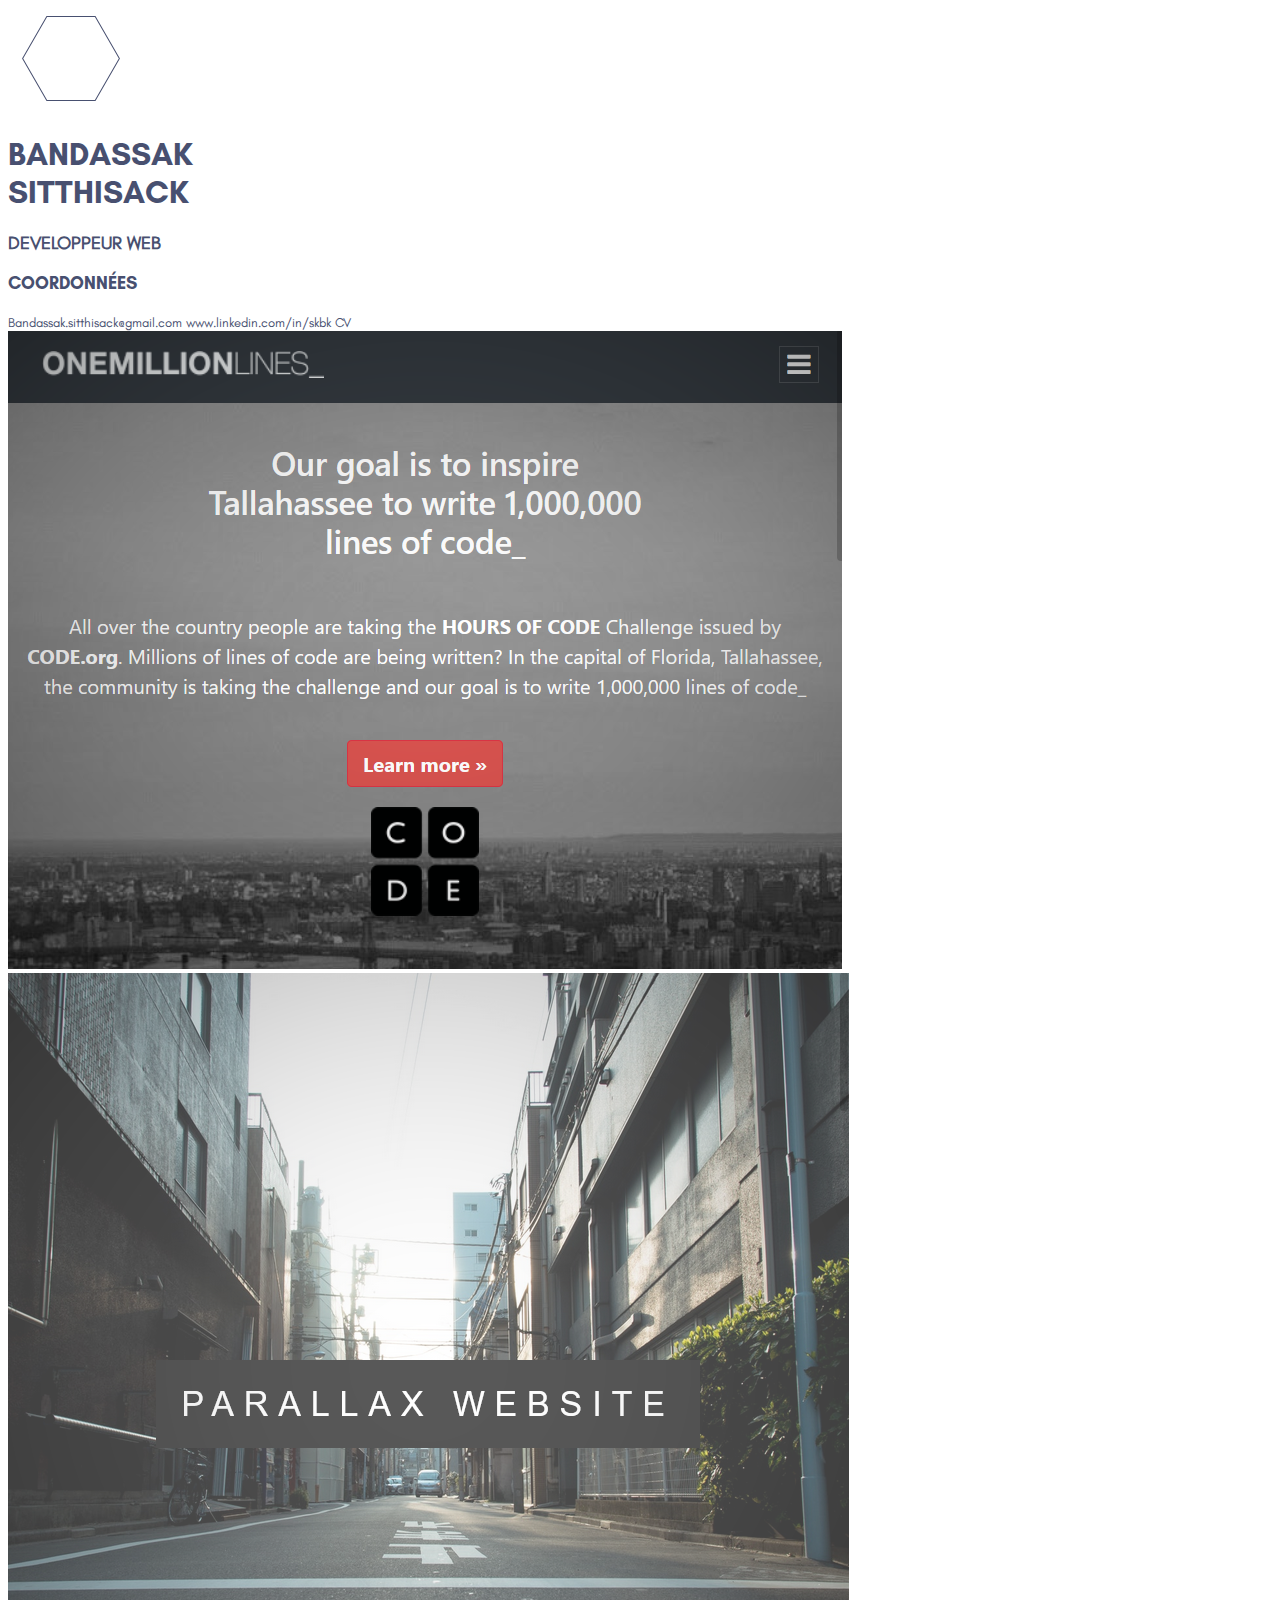
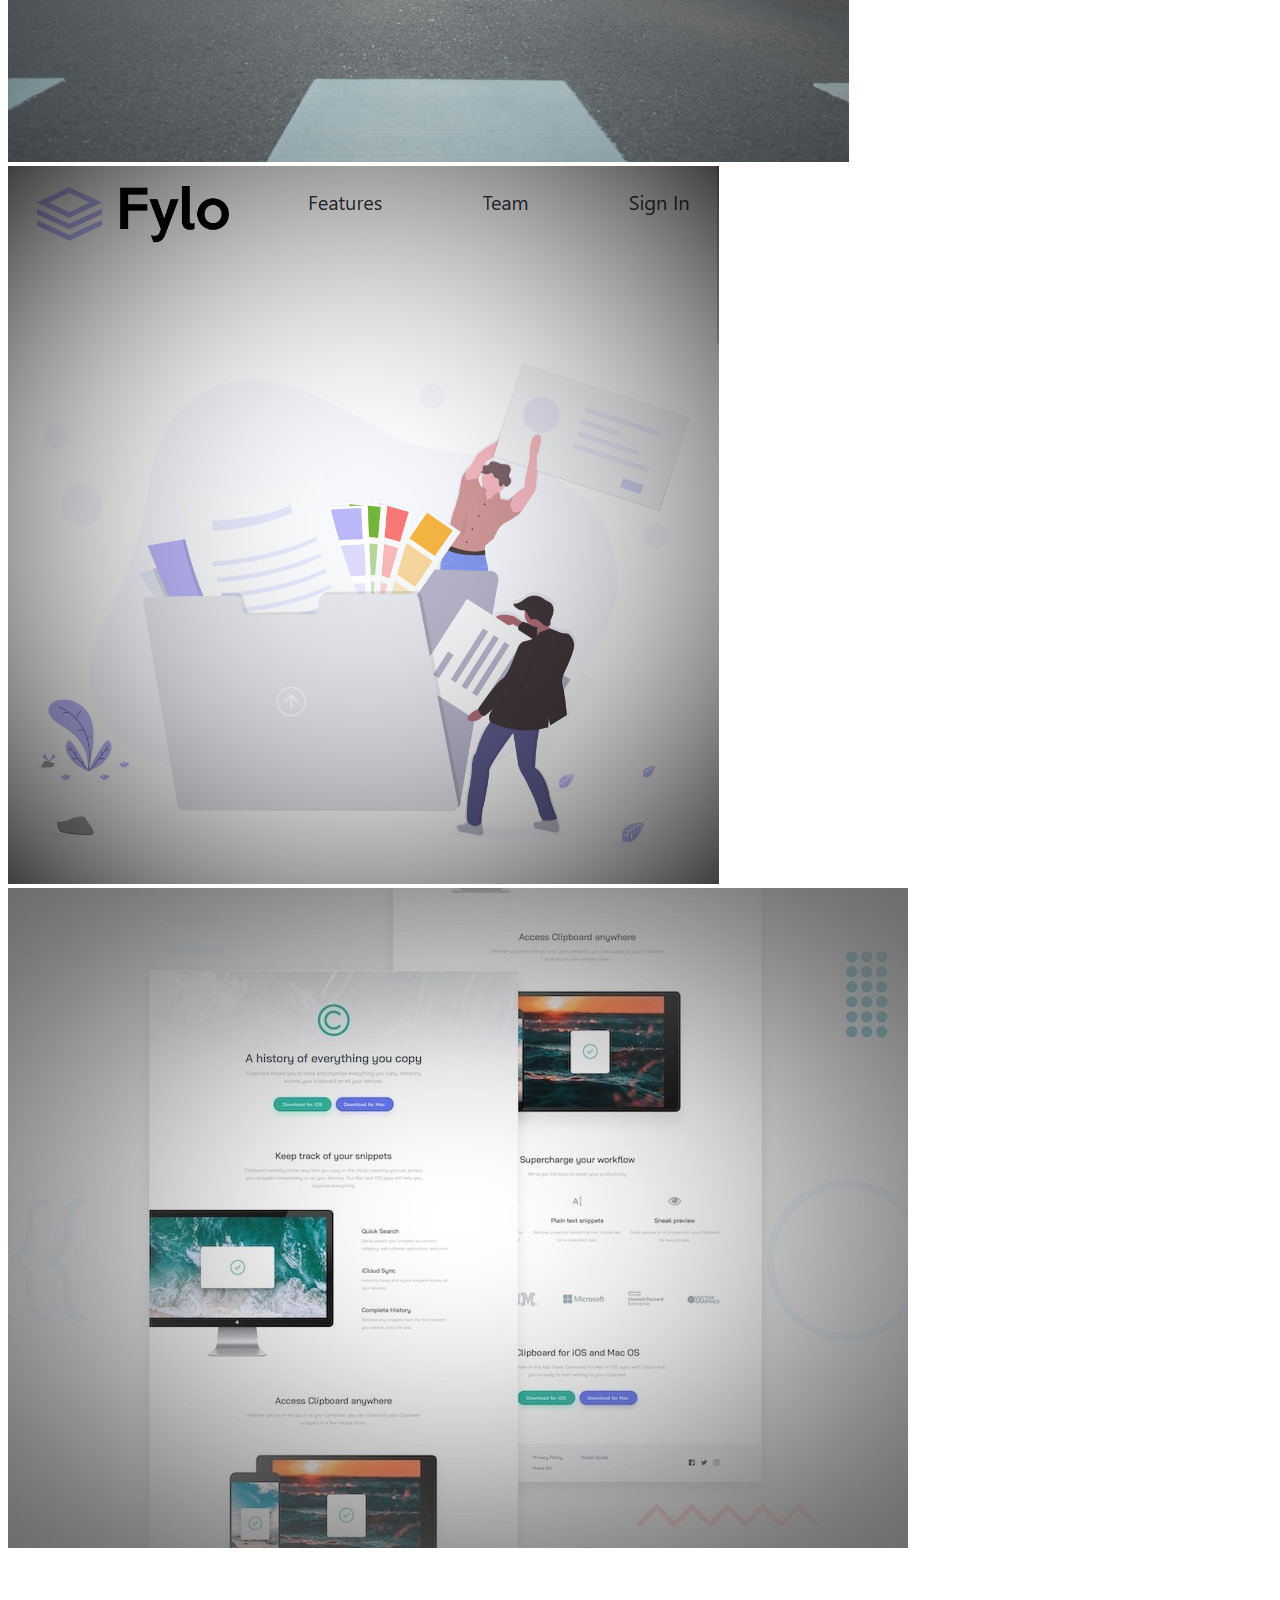
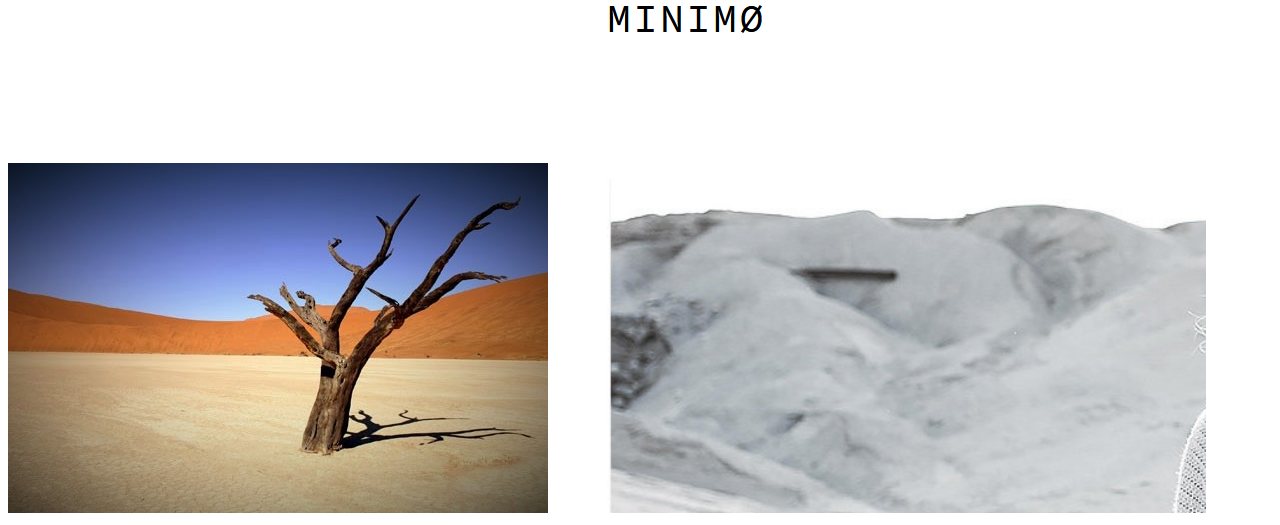
<file: index.html>
<!doctype html>
<html lang="fr">
  <head>
    <meta charset="utf-8">
    <meta name="viewport" content="width=device-width, initial-scale=1">
    <link href="https://cdn.jsdelivr.net/npm/bootstrap@5.0.0-beta1/dist/css/bootstrap.min.css" rel="stylesheet" integrity="sha384-giJF6kkoqNQ00vy+HMDP7azOuL0xtbfIcaT9wjKHr8RbDVddVHyTfAAsrekwKmP1" crossorigin="anonymous">
    <title>Portfolio skbk</title>
    <link rel="stylesheet" href="style.css">
    <link rel="shortcut icon" href="https://lh3.googleusercontent.com/proxy/88Ym3PdOeoC6D9BEMsyqtXZ72GTizc0T1pwafebTsBnG1a4-XKrzC7IOngNvWuOOZHu1q7xEcqgEopelMHWPE8AKGTPs49pKuMabSkAwQIP8OCvaIdwgCPi14hEy7FLVJerOiWNU" type="image/x-icon">
  </head>
  <link rel="preconnect" href="https://fonts.gstatic.com">
  <link href="https://fonts.googleapis.com/css2?family=Open+Sans:wght@700&display=swap" rel="stylesheet"> 
  <link href="https://cdnjs.cloudflare.com/ajax/libs/font-awesome/5.15.2/css/all.min.css" rel="stylesheet">
  <body>
    <header class="container pb-5">
      <div class="row ">
        <!--  -->
        <div>
          <a href="cv/index.html">
            <img src="img/hexagon.svg" alt="hexagon" class="hexagon pt-4 d-block m-auto col-md">
          </a>
        </div>
        <!--  -->
        <div class="pt-4 col-md ">
          <h1 class="text-center text-md-start pt-md-5"><span>BANDASSAK<br> SITTHISACK</span></h1>
          <h3 class="pt-0 text-center text-md-start devTitle">DEVELOPPEUR WEB</h3>
        </div>
        <!--  -->
        <div class="text-md-end pt-5 col-md">
          <h3 class="pt-md-4 text-center text-md-end">COORDONNÉES</h3>
          <div class="d-flex flex-column text-center text-md-end">
            <a href="mailto:bandassak.sitthisack@gmail.com" target="_blank">Bandassak.sitthisack@gmail.com</a>
            <a href="https://www.linkedin.com/in/skbk" target="_blank">www.linkedin.com/in/skbk</a>
            <a href="cv/index.html" class="text-decoration-underline">CV</a>
          </div>
        </div>
      </div>

    </header>
    <main class="container pb-5">
      <div class="row">
        
        <a target="_blank" href="projects/oneMillionLine/index.html" class="col-md-4"><img class="p-2 w-100 h-100 shadow-lg" src="projects/imgPortfolio/onemillion.PNG" alt="link2website"></a>
        <a target="_blank" href="projects/parallax/index.html" class="col-md-4"><img class="p-2 w-100 h-100 shadow-lg" src="projects/imgPortfolio/parallax.PNG" alt="link2website"></a>
        <a target="_blank" href="projects/fylo2col/index.html" class="col-md"><img class="p-2 pt-2 w-100 h-100 shadow-lg" src="projects/imgPortfolio/fylo.PNG" alt="link2website"></a>
        <a target="_blank" href="projects/clipboard/index.html" class="col-md-4"><img class="p-2 w-100 h-100 shadow-lg" src="projects/imgPortfolio/clipboard.jpg" alt="link2website"></a>
        <a target="_blank" href="projects/desert/index.html" class="col-md"><img class="p-2 pt-2 w-100 h-100 shadow-lg" src="projects/imgPortfolio/desert.jpg" alt="link2website"></a>
        <a target="_blank" href="projects/minimo/index.html" class="col-md"><img class="p-2 pt-2 w-100 h-100 shadow-lg" src="projects/imgPortfolio/minimo.PNG" alt="link2website"></a>

      </div>
    </main>
    
    <script src="https://cdn.jsdelivr.net/npm/bootstrap@5.0.0-beta1/dist/js/bootstrap.bundle.min.js" integrity="sha384-ygbV9kiqUc6oa4msXn9868pTtWMgiQaeYH7/t7LECLbyPA2x65Kgf80OJFdroafW" crossorigin="anonymous"></script>
  </body>
</html>
</file>
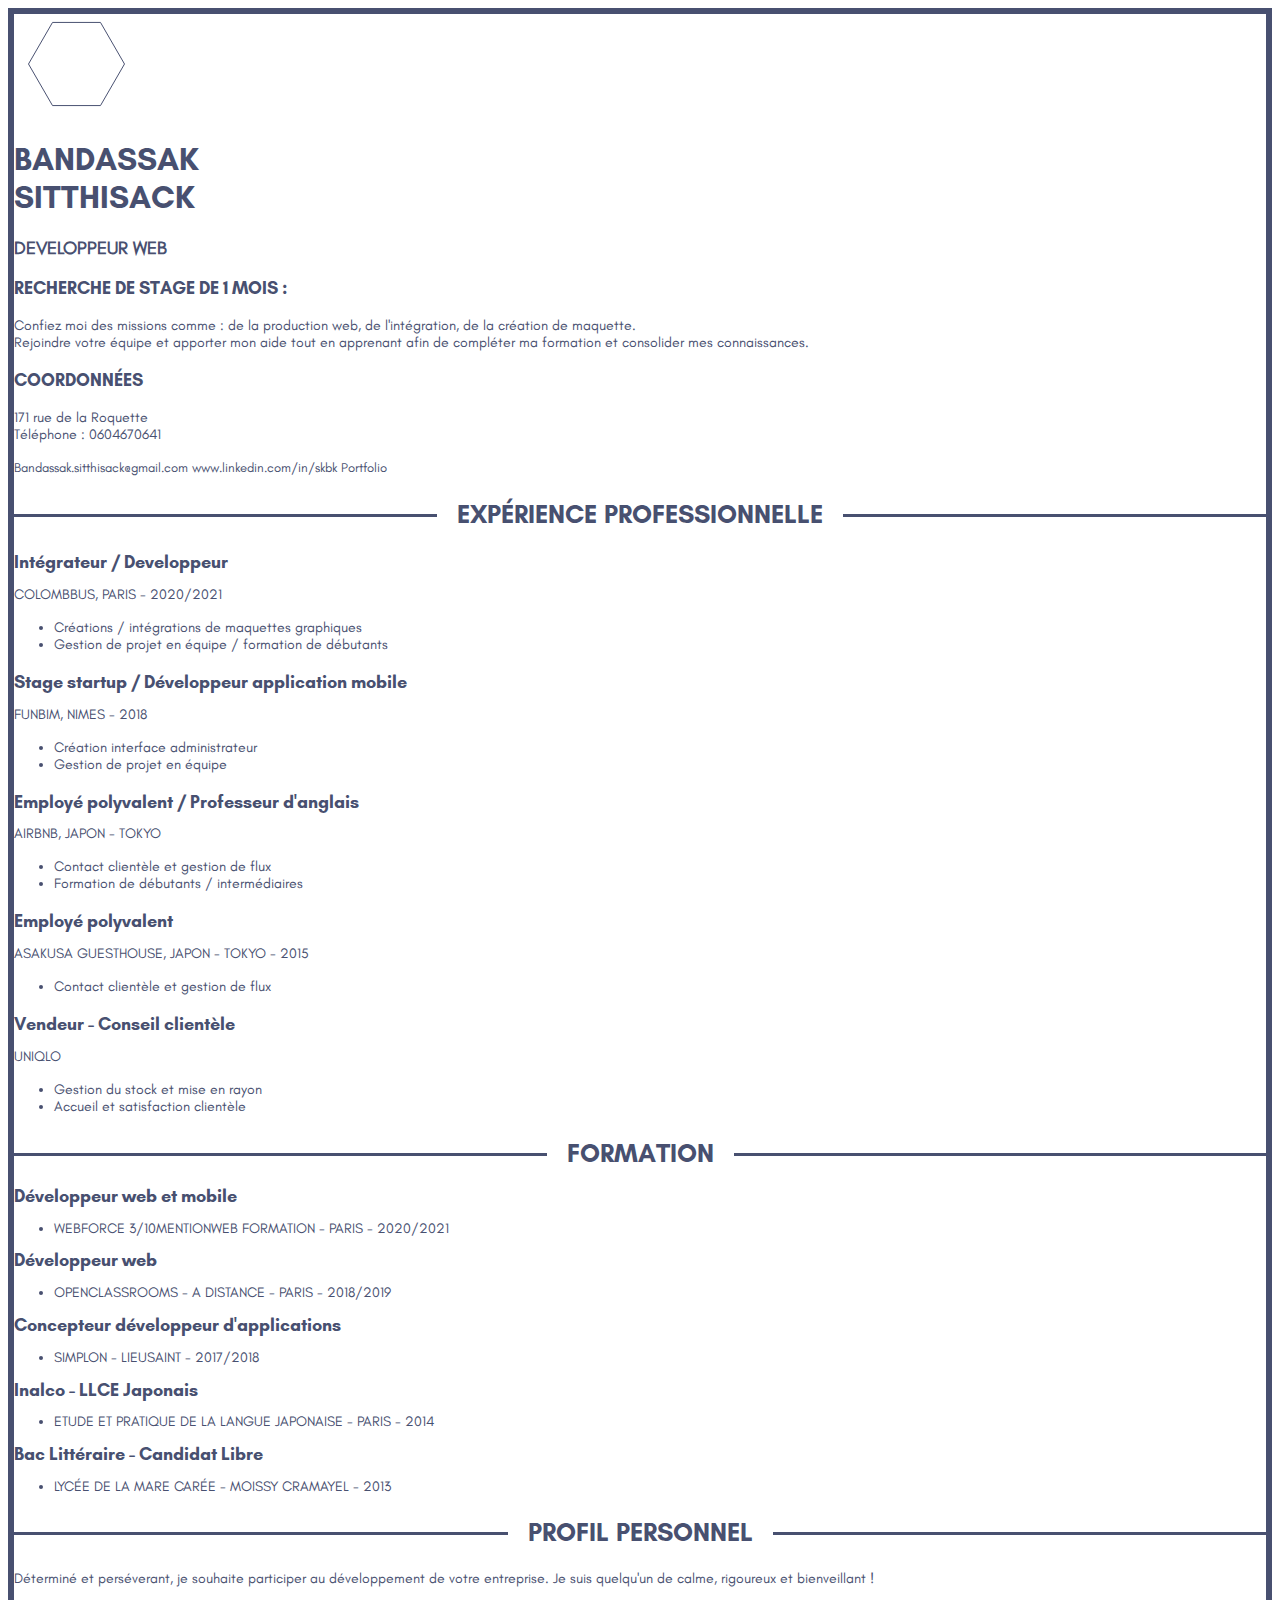
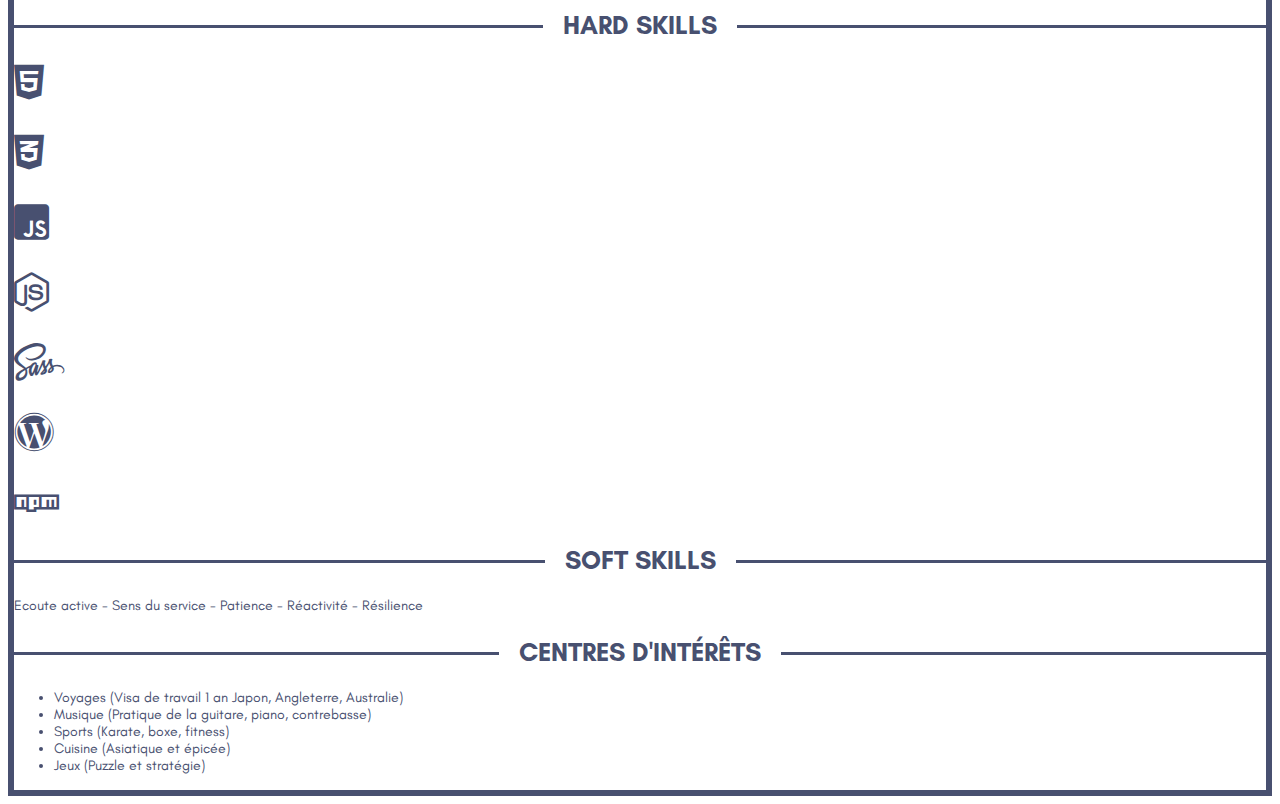
<file: cv/index.html>
<!doctype html>
<html lang="fr">
  <head>
    <meta charset="utf-8">
    <meta name="viewport" content="width=device-width, initial-scale=1">
    <link href="https://cdn.jsdelivr.net/npm/bootstrap@5.0.0-beta1/dist/css/bootstrap.min.css" rel="stylesheet" integrity="sha384-giJF6kkoqNQ00vy+HMDP7azOuL0xtbfIcaT9wjKHr8RbDVddVHyTfAAsrekwKmP1" crossorigin="anonymous">
    <title>CV Sitthisack Bandassak</title>
    <link rel="stylesheet" href="style.css">
    <link rel="shortcut icon" href="https://lh3.googleusercontent.com/proxy/88Ym3PdOeoC6D9BEMsyqtXZ72GTizc0T1pwafebTsBnG1a4-XKrzC7IOngNvWuOOZHu1q7xEcqgEopelMHWPE8AKGTPs49pKuMabSkAwQIP8OCvaIdwgCPi14hEy7FLVJerOiWNU" type="image/x-icon">
  </head>
  <link rel="preconnect" href="https://fonts.gstatic.com">
  <link href="https://fonts.googleapis.com/css2?family=Open+Sans:wght@700&display=swap" rel="stylesheet"> 
  <link href="https://cdnjs.cloudflare.com/ajax/libs/font-awesome/5.15.2/css/all.min.css" rel="stylesheet">
  <body>
    <header class="container">
      <div class="row">
        <!--  -->
        <div>
          <a href="../index.html">
            <img src="img/hexagon.svg" alt="hexagon" class="hexagon pt-4 d-block m-auto col-md">
          </a>
        </div>
        <!--  -->
        <div class="pt-4 col-md">
          <h1 class="text-center text-md-start pt-md-5"><span>BANDASSAK<br> SITTHISACK</span></h1>
          <h3 class="pt-0 text-center text-md-start devTitle">DEVELOPPEUR WEB</h3>
          <h3 class="pt-5 text-center text-md-start pt-md-0">RECHERCHE DE STAGE DE 1 MOIS :</h3>
          <p class="m-auto m-md-0 missions fst-italic pt-0 text-center text-md-start w-50">Confiez moi des missions comme : de la production web, de l'intégration, de la création de maquette.<br> Rejoindre votre équipe et apporter mon aide tout en apprenant afin de compléter ma formation et consolider mes connaissances.</p>
        </div>
        <!--  -->
        <div class="text-center pt-5 col-md">
          <h3 class="text-md-end pt-md-4">COORDONNÉES</h3>
          <p class="text-md-end">171 rue de la Roquette
          <br>Téléphone : 0604670641</p>
          <div class="d-flex flex-column text-md-end">
            <a href="mailto:bandassak.sitthisack@gmail.com" target="_blank">Bandassak.sitthisack@gmail.com</a>
            <a href="https://www.linkedin.com/in/skbk" target="_blank">www.linkedin.com/in/skbk</a>
            <a href="../index.html" class="text-decoration-underline">Portfolio</a>
          </div>
        </div>
      </div>

    </header>
    <main class="container">
      <div class="row">
        <!-- 1 -->
        <div class="col-md">
          <div class="pt-5">
            <h2 class="decorated"><span>EXPÉRIENCE PROFESSIONNELLE</span></h2>
    
            <div class="pt-5 ">
              <h3>Intégrateur / Developpeur</h3>
              <p class="fst-italic lieu">COLOMBBUS, PARIS - 2020/2021</p>
              <ul>
                <li>Créations / intégrations de maquettes graphiques</li>
                <li>Gestion de projet en équipe / formation de débutants</li>
              </ul>
            </div>
    
            <div class="pt-5">
              <h3>Stage startup / Développeur application mobile</h3>
              <p class="fst-italic lieu">FUNBIM, NIMES - 2018</p>
              <ul>
                <li>Création interface administrateur</li>
                <li>Gestion de projet en équipe</li>
              </ul>
            </div>
    
            <div class="pt-5">
              <h3>Employé polyvalent / Professeur d'anglais</h3>
              <p class="fst-italic lieu">AIRBNB, JAPON - TOKYO</p>
              <ul>
                <li>Contact clientèle et gestion de flux</li>
                <li>Formation de débutants / intermédiaires</li>
              </ul>
            </div>
    
            <div class="pt-5">
              <h3>Employé polyvalent</h3>
              <p class="fst-italic lieu">ASAKUSA GUESTHOUSE, JAPON - TOKYO - 2015</p>
              <ul>
                <li>
                Contact clientèle et gestion de flux
                </li>
              </ul>
            </div>
    
            <div class="pt-5">
              <h3>Vendeur - Conseil clientèle</h3>
              <p class="fst-italic lieu">UNIQLO</p>
              <ul>
                <li>Gestion du stock et mise en rayon</li>
                <li>Accueil et satisfaction clientèle</li>
              </ul>
            </div>
    
            <!-- 1.1 -->
            <div class="pt-5">
              <h2 class="decorated"><span>FORMATION</span></h2>
    
              <div class="pt-5 lieu">
                <h3>Développeur web et mobile</h3>
                <ul>
                  <li class="lieu fst-italic">WEBFORCE 3/10MENTIONWEB FORMATION - PARIS - 2020/2021</li>
                </ul>
              </div>
    
              <div class="pt-5 lieu">
                <h3>Développeur web</h3>
                <ul>
                  <li class="lieu fst-italic">OPENCLASSROOMS - A DISTANCE - PARIS - 2018/2019</li>
                </ul>
              </div>
    
              <div class="pt-5 lieu">
                <h3>Concepteur développeur d'applications</h3>
                <ul>
                  <li class="lieu fst-italic">SIMPLON - LIEUSAINT - 2017/2018</li>
                </ul>
              </div>
    
              <div class="pt-5 lieu">
                <h3>Inalco - LLCE Japonais</h3>
                <ul>
                  <li class="lieu fst-italic">ETUDE ET PRATIQUE DE LA LANGUE JAPONAISE - PARIS - 2014</li>
                </ul>
              </div>
    
              <div class="pt-5 lieu">
                <h3>Bac Littéraire - Candidat Libre</h3>
                <ul>
                  <li class="lieu fst-italic">LYCÉE DE LA MARE CARÉE - MOISSY CRAMAYEL - 2013</li>
                </ul>
              </div>
            </div>
          </div>
        </div>

        <!-- 2 -->
        <div class="pt-5 col-md">
          <div class="text-center">
            <h2 class="decorated "><span>PROFIL PERSONNEL</span></h2>
            <div>
              <p class="pt-5">Déterminé et perséverant, je souhaite participer au développement de votre entreprise. Je suis quelqu'un de calme, rigoureux et bienveillant !</p>
            </div>
          </div>

          <div class="pt-5 pb-md-5">
            <div class="text-center pb-md-5">
              <h2 class="decorated"><span>HARD SKILLS</span></h2>
              <div><i class="fab devIcons pt-5 fa-html5"></i></div>
              <div><i class="fab devIcons fa-css3-alt"></i></div>
              <div><i class="fab devIcons fa-js-square"></i></div>
              <div><i class="fab devIcons fa-node-js"></i></div>
              <div><i class="fab devIcons fa-sass"></i></div>
              <div><i class="fab devIcons fa-wordpress"></i></div>
              <div><i class="fab devIconsEnd fa-npm "></i></div>
            </div>
          </div>

          <div class="pt-5 text-center">
            <h2 class="decorated pt-md-3"><span>SOFT SKILLS</span></h2>
            <p class="pt-4">Ecoute active - Sens du service - Patience - Réactivité - Résilience</p>
          </div>

          <div class="text-md-center">
            <h2 class="pt-5 decorated"><span>CENTRES D'INTÉRÊTS</span></h2>
            <ul class="pt-4">
              <li class="pb-1">Voyages (Visa de travail 1 an Japon, Angleterre, Australie)</li>
              <li class="pb-1">Musique (Pratique de la guitare, piano, contrebasse)</li>
              <li class="pb-1">Sports (Karate, boxe, fitness)</li>
              <li class="pb-1">Cuisine (Asiatique et épicée)</li>
              <li class="pb-1">Jeux (Puzzle et stratégie)</li>
            </ul>
          </div>
        </div>
      </div>
    </main>
    
    <script src="https://cdn.jsdelivr.net/npm/bootstrap@5.0.0-beta1/dist/js/bootstrap.bundle.min.js" integrity="sha384-ygbV9kiqUc6oa4msXn9868pTtWMgiQaeYH7/t7LECLbyPA2x65Kgf80OJFdroafW" crossorigin="anonymous"></script>
  </body>
</html>
</file>
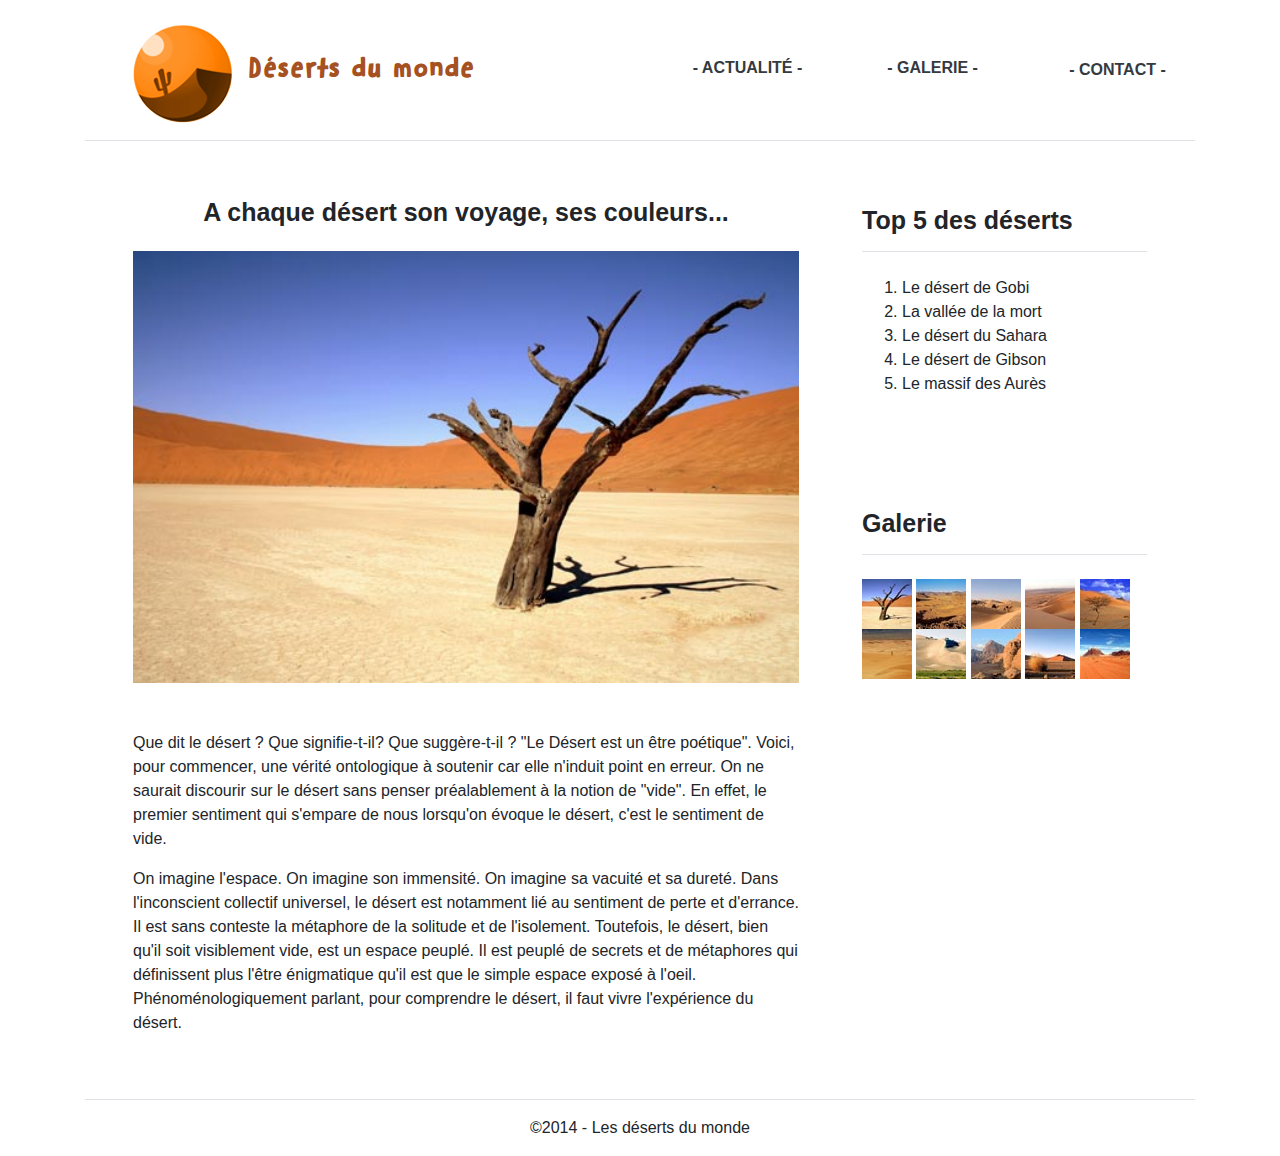
<file: projects/desert/index.html>
<!DOCTYPE html>
<html lang="zxx">
<head>
    <meta charset="UTF-8">
    <meta name="viewport" content="width=device-width, initial-scale=1.0">
    <title>Desert</title>
    <link rel="stylesheet" href="Bootstrap/bootstrap.css">
    <link rel="stylesheet" href="style.css">
</head>
<body class="container">
    <header class="text-center d-lg-flex justify-content-between border-bottom">
        <div class="d-lg-flex align-items-center ml-lg-5">
            <img src="img/logo.png" alt="logo" class="mt-4 mr-lg-3 pb-lg-3">
            <h1 class="mt-4 mb-4 logo-font h1-font">Déserts du monde</h1>
        </div>
        <nav class="row align-items-lg-center">
            <a href="#" class="col-12 col-md-4 bg-secondary-style text-dark font-weight-bolder pt-2 mb-1">- actualité -</a>
            <a href="#" class="col-12 col-md-4 bg-secondary-style text-dark font-weight-bolder pt-2 mb-1">- galerie -</a>
            <a href="#" class="col-12 col-md-4 bg-secondary-style text-dark font-weight-bolder pt-2">- contact -</a>
        </nav>
    </header> 
    <!-- faire un border bottom desktop -->
    <main class="p-5 container">
        <div class="row">
            <div class="col-lg-8">
                <h2 class="text-center mt-2 mb-4 text-center">A chaque désert son voyage, ses couleurs...</h2>
                <img src="img/desert.jpg" alt="desert" class="mb-5 text-center">
                <p>Que dit le désert ? Que signifie-t-il? Que suggère-t-il ? "Le Désert
                    est un être poétique". Voici, pour commencer, une vérité ontologique à soutenir 
                    car elle n'induit point en erreur. On ne saurait discourir sur le désert
                    sans penser préalablement à la notion de "vide". En effet, le premier sentiment
                    qui s'empare de nous lorsqu'on évoque le désert, c'est le sentiment de vide.
                </p>
                <p>On imagine l'espace. On imagine son immensité. On imagine sa vacuité et sa
                    dureté. Dans l'inconscient collectif universel, le désert est notamment lié
                    au sentiment de perte et d'errance. Il est sans conteste la métaphore de la
                    solitude et de l'isolement. Toutefois, le désert, bien qu'il soit visiblement vide,
                    est un espace peuplé. Il est peuplé de secrets et de métaphores qui 
                    définissent plus l'être énigmatique qu'il est que le simple espace exposé à
                    l'oeil. Phénoménologiquement parlant, pour comprendre le désert, il faut vivre
                    l'expérience du désert. 
                </p>
            </div>
            <div class="d-none d-md-block container-fluid col-lg-4 pl-lg-5">
                <div class="row">
                    <div class="col-6 col-lg-12 mb-lg-5">
                        <h3 class="mt-lg-3 border-bottom pb-lg-3 ">Top 5 des déserts </h3>
                        <!-- border bottom desktop -->
                        <ol class="pt-lg-3">
                            <li>Le désert de Gobi</li>
                            <li>La vallée de la mort</li>
                            <li>Le désert du Sahara</li>
                            <li>Le désert de Gibson</li>
                            <li>Le massif des Aurès</li>
                        </ol>
                    </div>
                    
                    <div class="col-6 col-lg-12 mt-lg-5">
                        <h3 class="border-bottom pb-lg-3">Galerie</h3>
                        <!-- border bottom desktop -->
                        <div class="pt-lg-3">
                            <a href="#"><img src="img/vignette1.jpg" alt="vignette desert"></a>
                            <a href="#"><img src="img/vignette2.jpg" alt="vignette desert"></a>
                            <a href="#"><img src="img/vignette3.jpg" alt="vignette desert"></a>
                            <a href="#"><img src="img/vignette4.jpg" alt="vignette desert"></a>
                            <a href="#"><img src="img/vignette5.jpg" alt="vignette desert"></a>
                            <a href="#"><img src="img/vignette6.jpg" alt="vignette desert"></a>
                            <a href="#"><img src="img/vignette7.jpg" alt="vignette desert"></a>
                            <a href="#"><img src="img/vignette8.jpg" alt="vignette desert"></a>
                            <a href="#"><img src="img/vignette9.jpg" alt="vignette desert"></a>
                            <a href="#"><img src="img/vignette10.jpg" alt="vignette desert"></a>
                        </div>
                    </div>
                </div>
            </div>
        </div>
    </main>
    <footer class="text-center border-top pt-3 w-100">
        <p>&copy;2014 - Les déserts du monde</p>
    </footer>
</body>
</html>
</file>
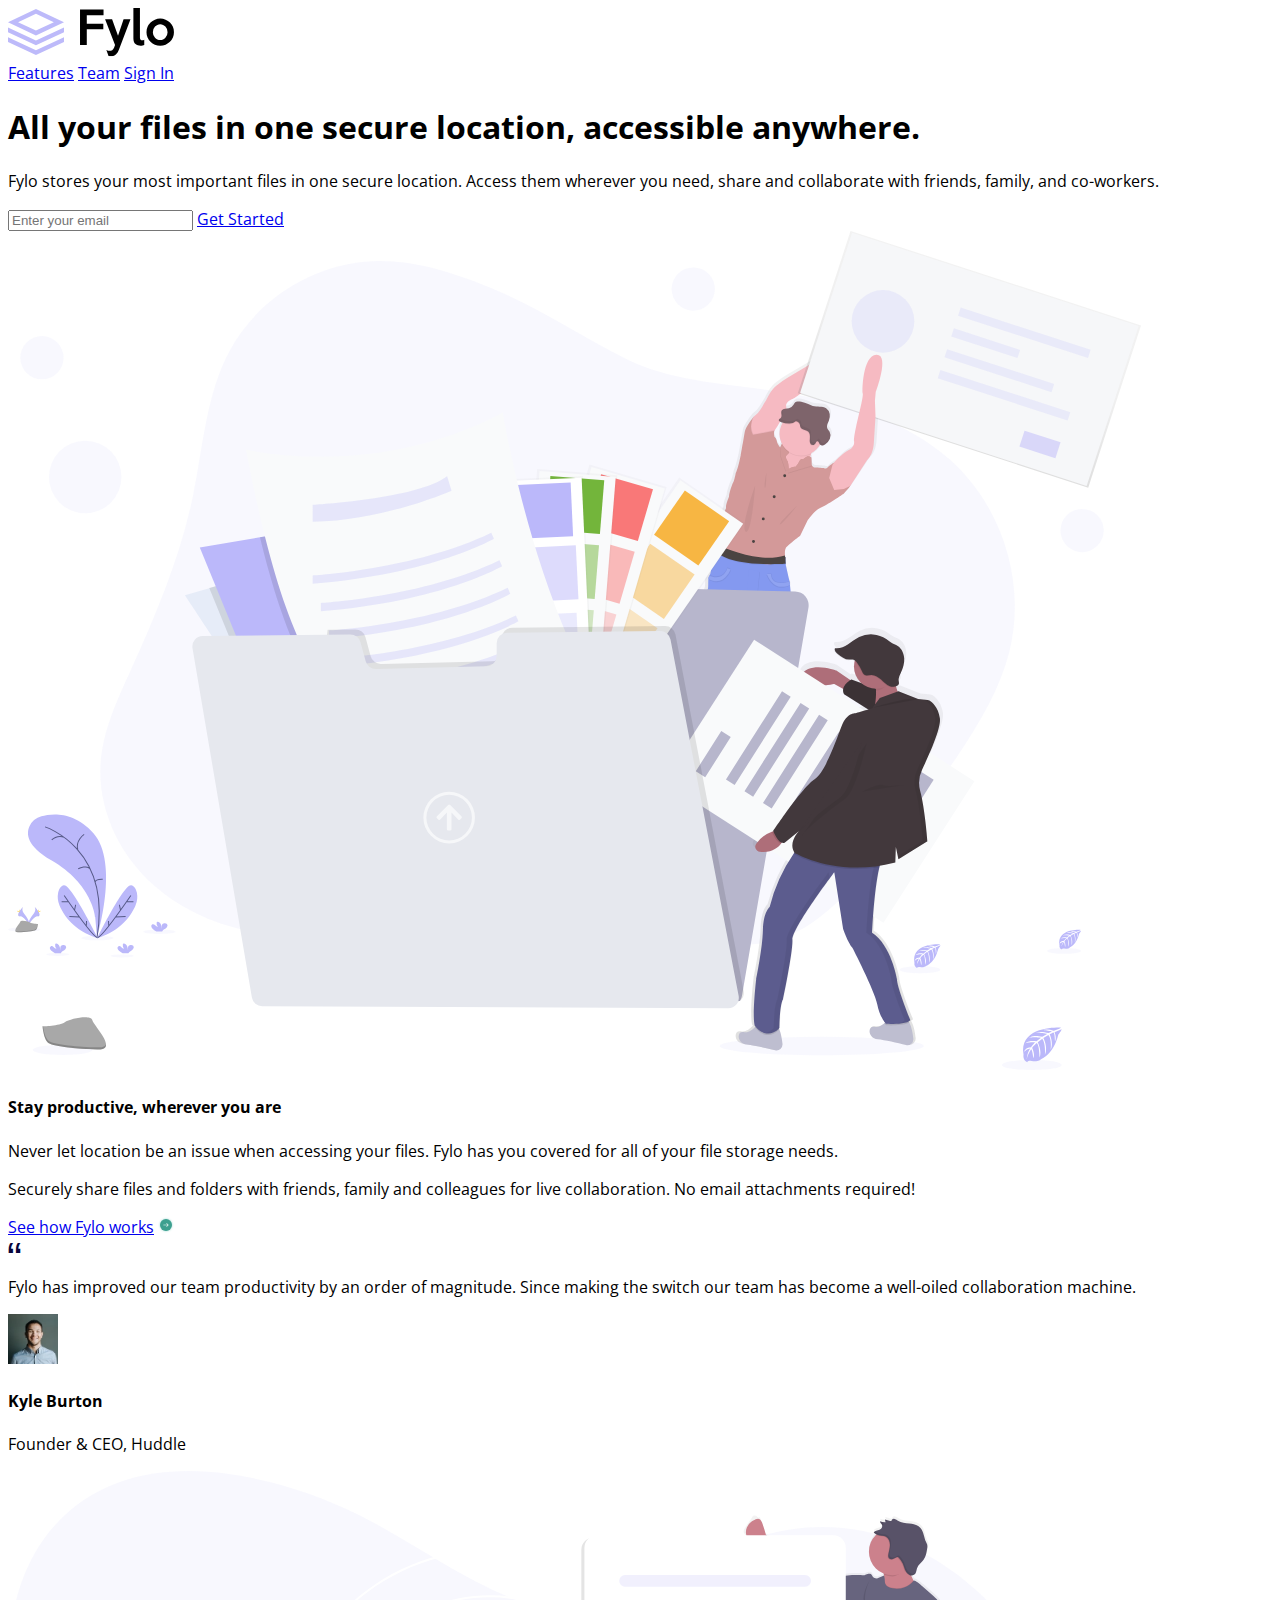
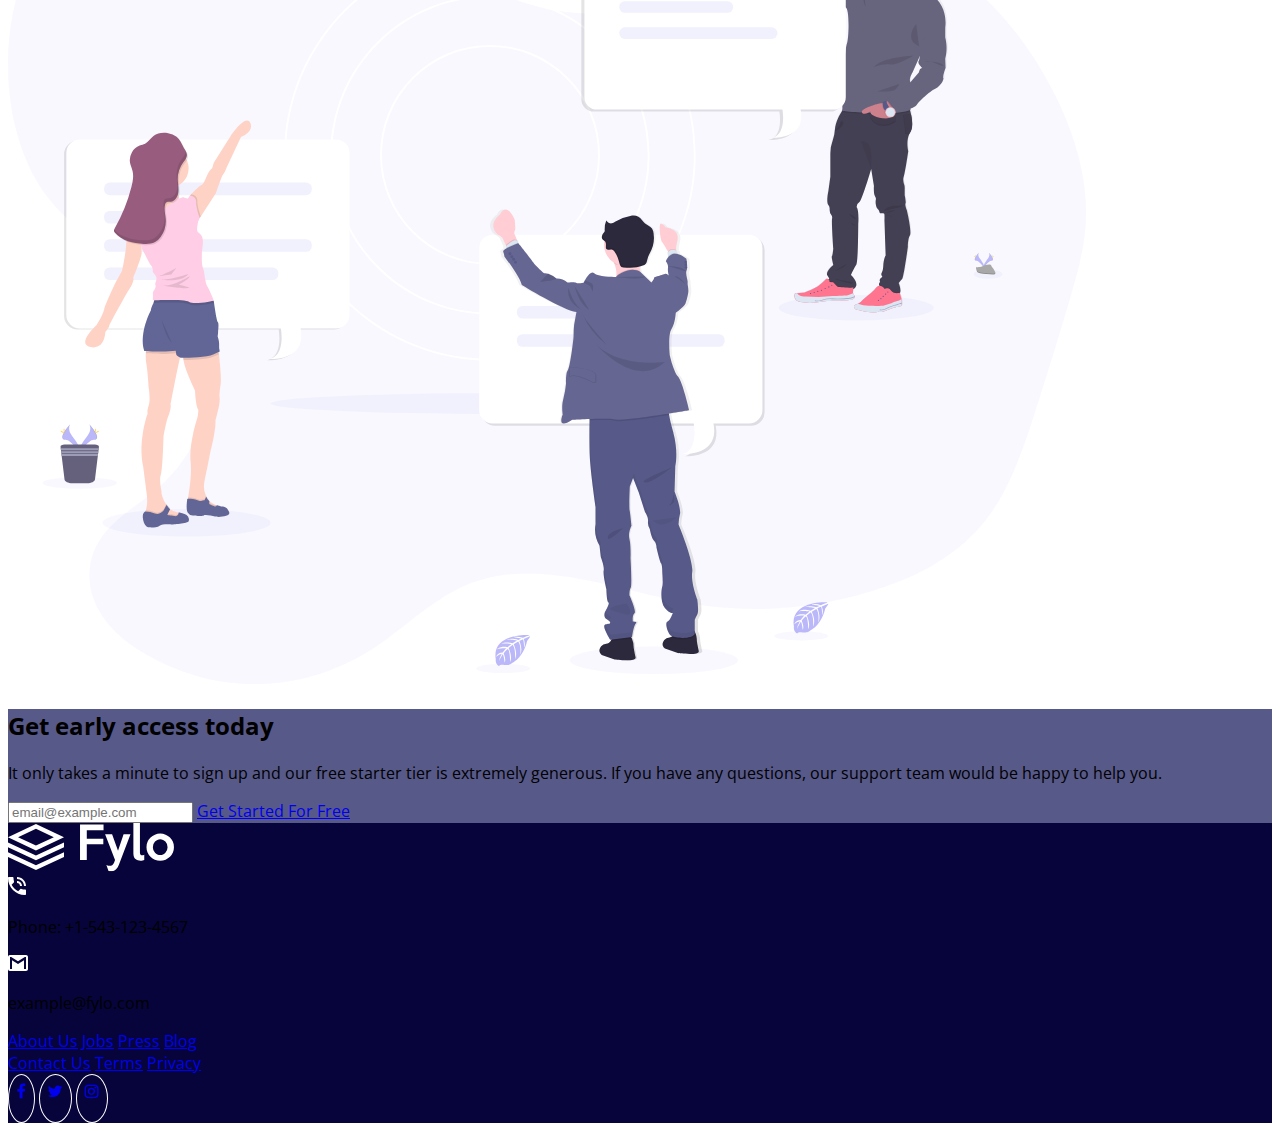
<file: projects/fylo2col/index.html>
<!DOCTYPE html>
<html lang="en">
<head>
  <meta charset="UTF-8">
  <meta name="viewport" content="width=device-width, initial-scale=1.0"> <!-- displays site properly based on user's device -->
  <link rel="stylesheet" href="style.css">
  <link rel="icon" type="image/png" sizes="32x32" href="./images/favicon-32x32.png">
  <title>Frontend Mentor | Fylo landing page with two column layout</title>
  <link rel="stylesheet" href="https://cdnjs.cloudflare.com/ajax/libs/font-awesome/4.7.0/css/font-awesome.min.css">
  <link rel="stylesheet" href="https://stackpath.bootstrapcdn.com/bootstrap/4.1.3/css/bootstrap.min.css" integrity="sha384-MCw98/SFnGE8fJT3GXwEOngsV7Zt27NXFoaoApmYm81iuXoPkFOJwJ8ERdknLPMO" crossorigin="anonymous">
</head>
<body >
<header class="d-flex pt-4 pb-5 container-fluid justify-content-lg-between">
  <!-- 1 -->
  <img src="images/logo.svg" alt="logo" class="col-4 col-lg-2">
  <div class="col-8 pl-5 d-flex justify-content-between col-lg-3">
    <a href="#" class="text-dark ">Features</a>
    <a href="#" class="text-dark">Team</a>
    <a href="#" class="text-dark">Sign In</a>
  </div>
</header>
<main>
  <!-- 2 -->
  <div class="d-flex flex-column-reverse pt-5 pb-5 container-fluid flex-lg-row ">

    <div class="pt-5 text-center col-lg-6">
      <h1 class="pb-4">All your files in one secure location, accessible anywhere.</h1>
      <p class="pb-4">Fylo stores your most important files in one secure location. 
        Access them wherever you need, share and collaborate with friends, 
        family, and co-workers.</p>
        <div class="pb-5 d-flex flex-column">
          <input type="text" placeholder="Enter your email" class="p-3 mb-2">
          <a href="#" class="btn btn-primary">Get Started</a>
        </div>
    </div>

    <div class="col-lg-6">
      <img src="images/illustration-1.svg" alt="illustration-1">
    </div>

  </div>

  <!-- 3 -->
  <div class="d-flex flex-column-reverse pt-5 pb-5 container-fluid flex-lg-row">

    <div>

      <div class="pt-5 d-flex flex-column pb-5 container-fluid">
        <h4 class="pt-5 text-center pb-4">Stay productive, wherever you are</h4>
        <p>Never let location be an issue when accessing your files. Fylo has you 
          covered for all of your file storage needs.</p>
        <p>Securely share files and folders with friends, family and colleagues for 
          live collaboration. No email attachments required!</p>
          <div class="text-center pt-4 pb-4"> 
            <a href="#" class="text-success"><u>See how Fylo works</u></a>
            <img src="images/icon-arrow.svg" alt="">
          </div>
      </div>

      <div class="container-fluid">
        <div class="jumbotron pb-1 container-fluid">
          <img src="images/icon-quotes.svg" alt="icon-quotes" class="pb-2">
          <p>Fylo has improved our team productivity by an order of magnitude. Since 
            making the switch our team has become a well-oiled collaboration machine.</p>
          <div class="d-flex pt-2">
            <img src="images/avatar-testimonial.jpg" alt="avatar-testimonial" class="rounded-circle max-h-50 ">
            <div class="pl-3">
              <h4>Kyle Burton</h4>
              <p>Founder & CEO, Huddle</p>
            </div>
          </div>
        </div>
      </div>

    </div>

    <div class="pt-5">
      <img src="images/illustration-2.svg" alt="illustration-2">
    </div>

  </div>

  <!-- 4 -->
  <div class="pt-5 text-center pb-5 w-100 newsletter text-white d-lg-flex container-fluid">

    <div class="pb-3 container-fluid">
      <h2 class="pb-3">Get early access today</h2>
      <p>It only takes a minute to sign up and our free starter tier is extremely generous. 
        If you have any questions, our support team would be happy to help you.</p>
    </div>

    <div class="flex-column pb-5 container-fluid">
      <input type="text" placeholder="email@example.com" class="mb-2 w-75 p-2">
      <a href="#" class="btn btn-primary w-75">Get Started For Free</a>
    </div>

  </div>

</main>

<!-- 5 -->
<footer class="pt-5 text-white d-flex flex-column p-5 container-fluid flex-lg-row justify-content-lg-around ">

  <div class="pt-3">
    <img src="images/logo.svg" alt="logo" class="pb-5 footer-logo">
    <div>
      <img src="images/icon-phone.svg" alt="icon-phone">
      <p class="d-inline-block">Phone: +1-543-123-4567</p>
    </div>
    <div class="pb-5">
      <img src="images/icon-email.svg" alt="icon-email">
      <p class="d-inline-block">example@fylo.com</p>
    </div>
  </div>

  <div class="d-flex flex-column pb-4">
    <a href="#" class="pb-3 text-white">About Us</a>
    <a href="#" class="pb-3 text-white">Jobs</a>
    <a href="#" class="pb-3 text-white">Press</a>
    <a href="#" class="pb-3 text-white">Blog</a>
  </div>

  <div class="d-flex flex-column">
    <a href="#" class="pb-3 text-white">Contact Us</a>
    <a href="#" class="pb-3 text-white">Terms</a>
    <a href="#" class="pb-3 text-white">Privacy</a>
  </div>
  <!-- w-25 m-auto enlevé -->
  <div class="pt-4 d-flex justify-content-around  ">
    <a href="#" class=""><i class="m-2 footer-round-logo fa fa-facebook text-white" aria-hidden="true"></i></a>
    <a href="#" class=""><i class="m-2 footer-round-logo fa fa-twitter text-white" aria-hidden="true"></i></a>
    <a href="#" class=""><i class="m-2 footer-round-logo fa fa-instagram text-white" aria-hidden="true"></i></a>
  </div>

</footer>
</body>
</html>
</file>
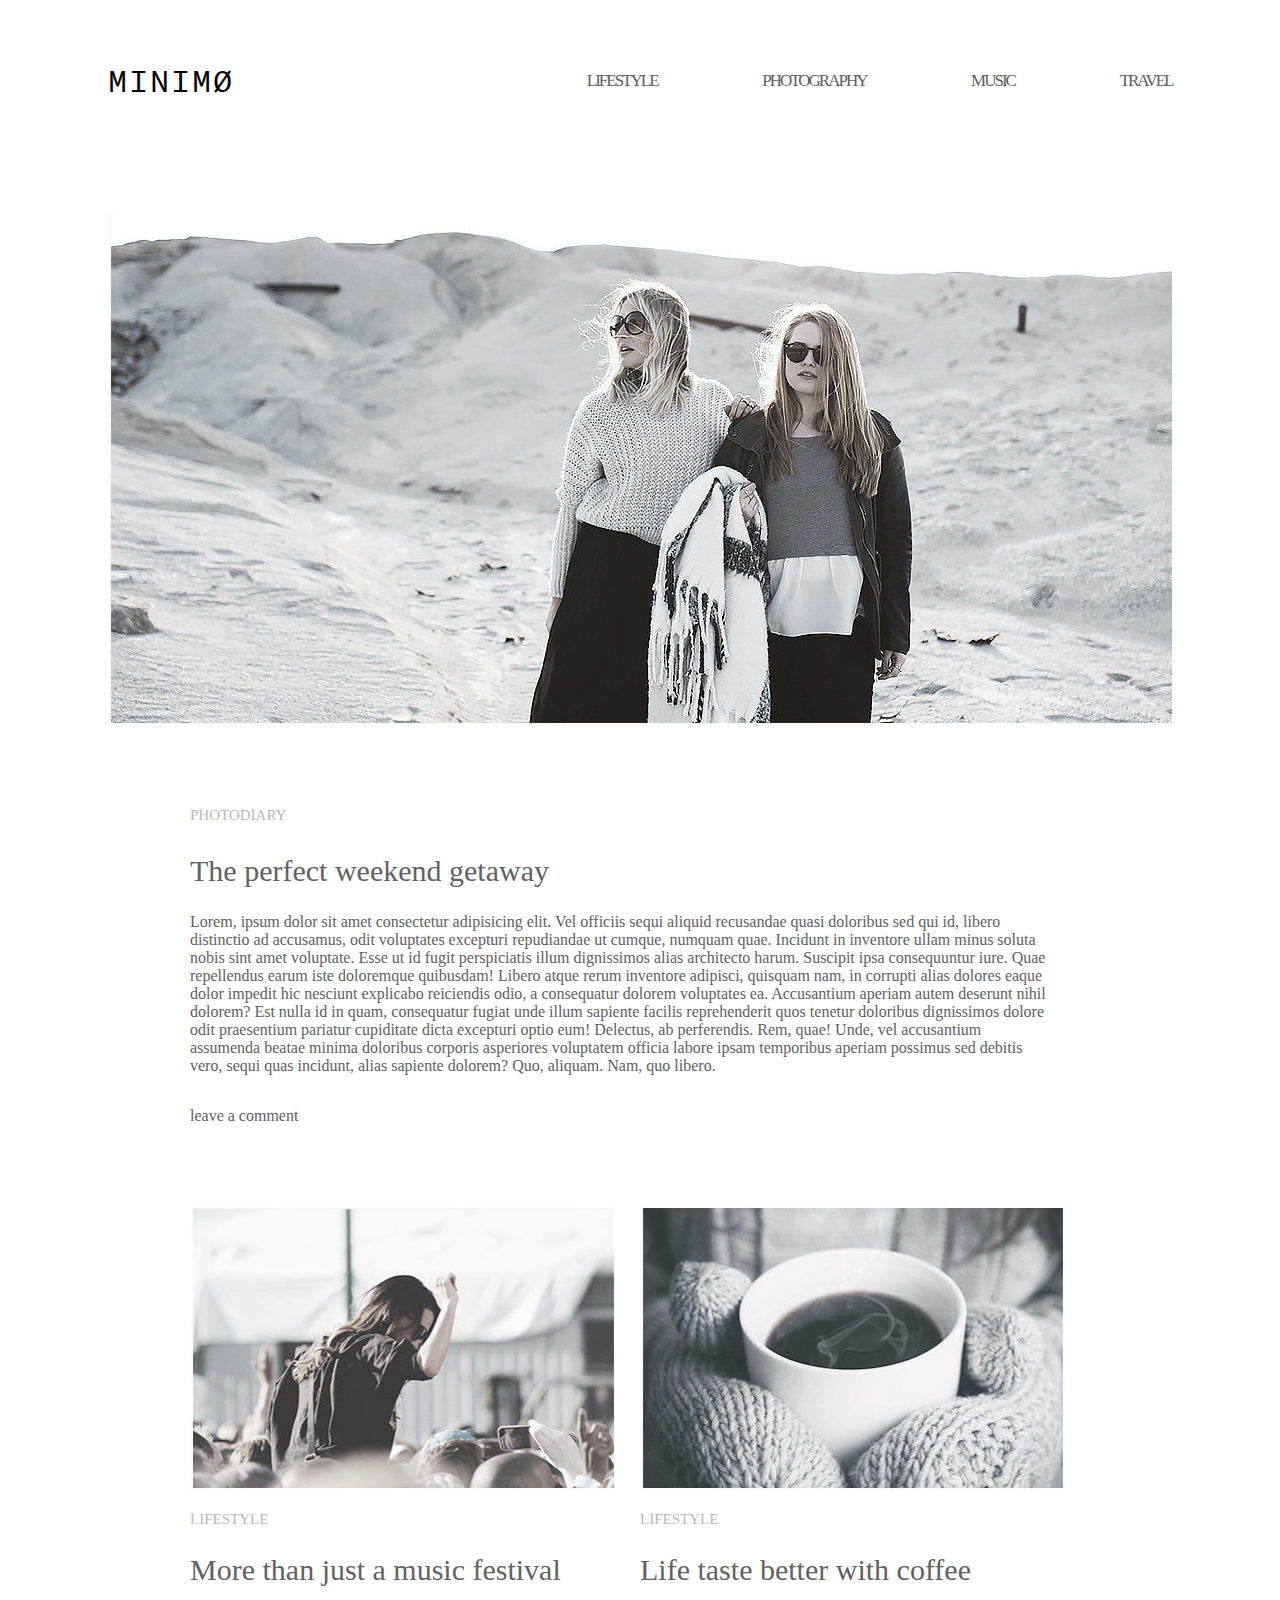
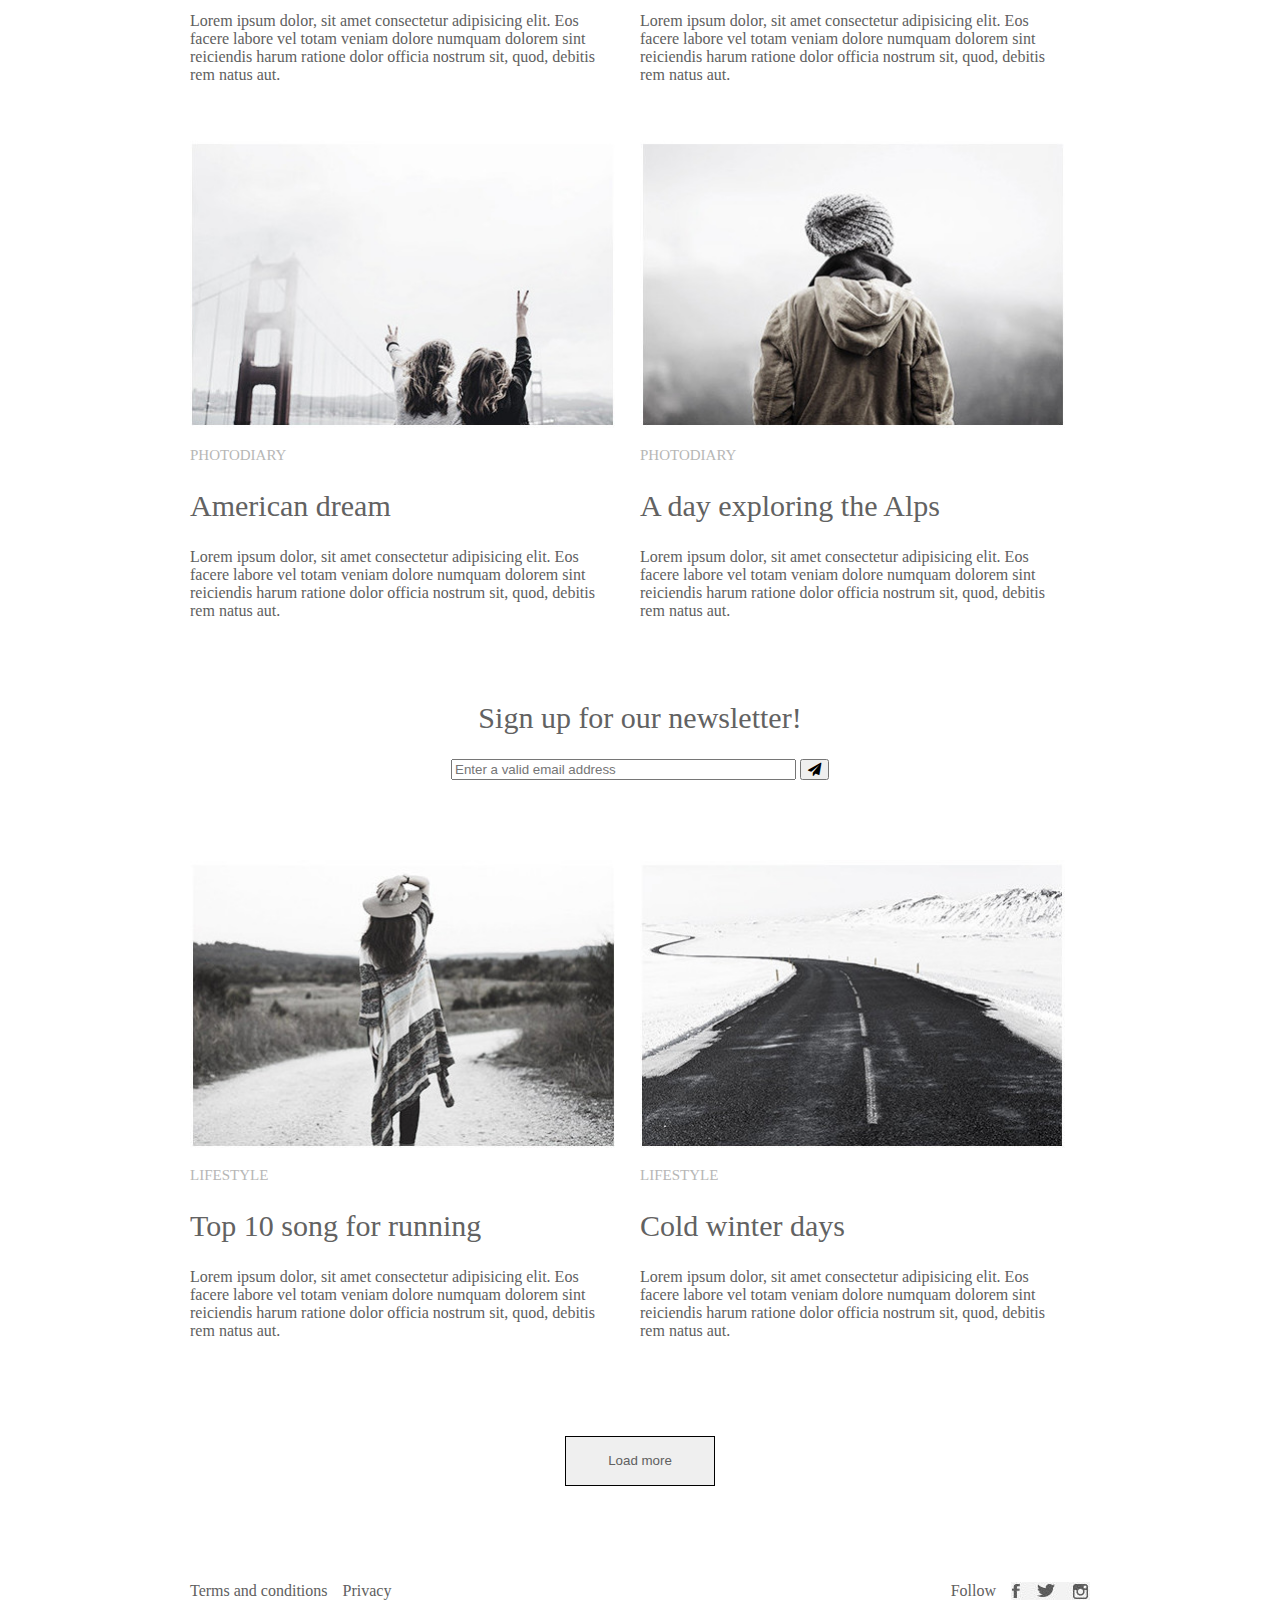
<file: projects/minimo/index.html>
<!DOCTYPE html>
<html lang="zxx">
<head>
    <meta charset="UTF-8">
    <meta name="viewport" content="width=device-width, initial-scale=1.0">
    <title>Minimo</title>
    <link rel="stylesheet" href="https://necolas.github.io/normalize.css/8.0.1/normalize.css">
    <link rel="stylesheet" href="style/framework.css">
    <link rel="stylesheet" href="style/style.css">
    <link rel="stylesheet" href="https://stackpath.bootstrapcdn.com/font-awesome/4.7.0/css/font-awesome.min.css">
</head>
<body class="margin_top_25em">
    <!-- header -->
    <header class="toUppercase d_grid grid_template_columns margin_bot_5em">
        <h1>minimø</h1>
        <nav class="">
            <a href="#">lifestyle</a>
            <a href="#">photography</a>
            <a href="#">music</a>
            <a href="#">travel</a>
        </nav>
    </header>
    <!-- diaporama -->
    <div class="margin_bot_5em">
        <img src="img/img_1.jpg" alt="2 girls mountain" class="width_100">
    </div>
    <!-- main -->
    <main class="">
        <!-- bloc photodiary texte -->
        <div class="margin_top_5em margin_bot_5em">
            <article class="">
                <h3 class="margin_bot_2em">photodiary</h3>
                <h2 class="">The perfect weekend getaway</h2>
                <p class="margin_bot_2em">Lorem, ipsum dolor sit amet consectetur adipisicing elit. Vel officiis sequi aliquid recusandae quasi doloribus sed qui id, libero distinctio ad accusamus, odit voluptates excepturi repudiandae ut cumque, numquam quae.
                Incidunt in inventore ullam minus soluta nobis sint amet voluptate. Esse ut id fugit perspiciatis illum dignissimos alias architecto harum. Suscipit ipsa consequuntur iure. Quae repellendus earum iste doloremque quibusdam!
                Libero atque rerum inventore adipisci, quisquam nam, in corrupti alias dolores eaque dolor impedit hic nesciunt explicabo reiciendis odio, a consequatur dolorem voluptates ea. Accusantium aperiam autem deserunt nihil dolorem?
                Est nulla id in quam, consequatur fugiat unde illum sapiente facilis reprehenderit quos tenetur doloribus dignissimos dolore odit praesentium pariatur cupiditate dicta excepturi optio eum! Delectus, ab perferendis. Rem, quae!
                Unde, vel accusantium assumenda beatae minima doloribus corporis asperiores voluptatem officia labore ipsam temporibus aperiam possimus sed debitis vero, sequi quas incidunt, alias sapiente dolorem? Quo, aliquam. Nam, quo libero.</p>
                <p class="margin_bot_5em">leave a comment</p>
            </article>
        </div>
        <!-- bloc image a grid ou flex -->
        <div class="d_grid grid_2x2">
            <article class="">
                <img src="img/img_2.jpg" alt="1 girl dancing">
                <h3>lifestyle</h3>
                <h2>More than just a music festival</h2>
                <p>Lorem ipsum dolor, sit amet consectetur adipisicing elit. Eos facere labore vel totam veniam dolore numquam dolorem sint reiciendis harum ratione dolor officia nostrum sit, quod, debitis rem natus aut.</p>
            </article>
            <article class="">
                <img src="img/img_3.jpg" alt="hand coffee">
                <h3>lifestyle</h3>
                <h2>Life taste better with coffee</h2>
                <p>Lorem ipsum dolor, sit amet consectetur adipisicing elit. Eos facere labore vel totam veniam dolore numquam dolorem sint reiciendis harum ratione dolor officia nostrum sit, quod, debitis rem natus aut.</p>
            </article>
            <article class="">
                <img src="img/img_4.jpg" alt="2 girl peace sign">
                <h3>photodiary</h3>
                <h2>American dream</h2>
                <p>Lorem ipsum dolor, sit amet consectetur adipisicing elit. Eos facere labore vel totam veniam dolore numquam dolorem sint reiciendis harum ratione dolor officia nostrum sit, quod, debitis rem natus aut.</p>
            </article>
            <article class="margin_bot_5em">
                <img src="img/img_5.jpg" alt="cold setting, back of man wearing beans and bit coat">
                <h3>photodiary</h3>
                <h2>A day exploring the Alps</h2>
                <p>Lorem ipsum dolor, sit amet consectetur adipisicing elit. Eos facere labore vel totam veniam dolore numquam dolorem sint reiciendis harum ratione dolor officia nostrum sit, quod, debitis rem natus aut.</p>
            </article>
        </div>
        <!-- newsletter -->
        <div class="d_flex flex_column item_center margin_bot_5em">
            <h2>Sign up for our newsletter!</h2>
            <div>
                <input type="email" placeholder="Enter a valid email address" class="" size="40">
                <button><i class="fa fa-paper-plane" ></i></button>
            </div>
        </div>
        <!-- fin bloc images (2 articles) -->
        <div class="d_flex margin_bot_5em">
            <article class="">
                <img src="img/img_6.jpg" alt="poncho girl">
                <h3>lifestyle</h3>
                <h2>Top 10 song for running</h2>
                <p>Lorem ipsum dolor, sit amet consectetur adipisicing elit. Eos facere labore vel totam veniam dolore numquam dolorem sint reiciendis harum ratione dolor officia nostrum sit, quod, debitis rem natus aut.</p>
            </article>
            <article class="">
                <img src="img/img_7.jpg" alt="Road cold setting">
                <h3>lifestyle</h3>
                <h2>Cold winter days</h2>
                <p>Lorem ipsum dolor, sit amet consectetur adipisicing elit. Eos facere labore vel totam veniam dolore numquam dolorem sint reiciendis harum ratione dolor officia nostrum sit, quod, debitis rem natus aut.</p>
            </article>
        </div>
        <!-- Bouton load more -->
        <div class="d_flex content_center item_center margin_bot_5em">
            <button class="border_button">Load more</button>
        </div>
    </main>
    <!-- footer -->
    <footer class="d_flex content_between ">
        <div class="d_flex item_center ">
            <p>Terms and conditions</p>
            <p>Privacy</p>
        </div>
        <div class="d_flex item_center">
            <p class="">Follow</p>
            <img class="" src="img/footer_rs.jpg" alt="social media links">
        </div>
    </footer>
</body>
</html>
</file>
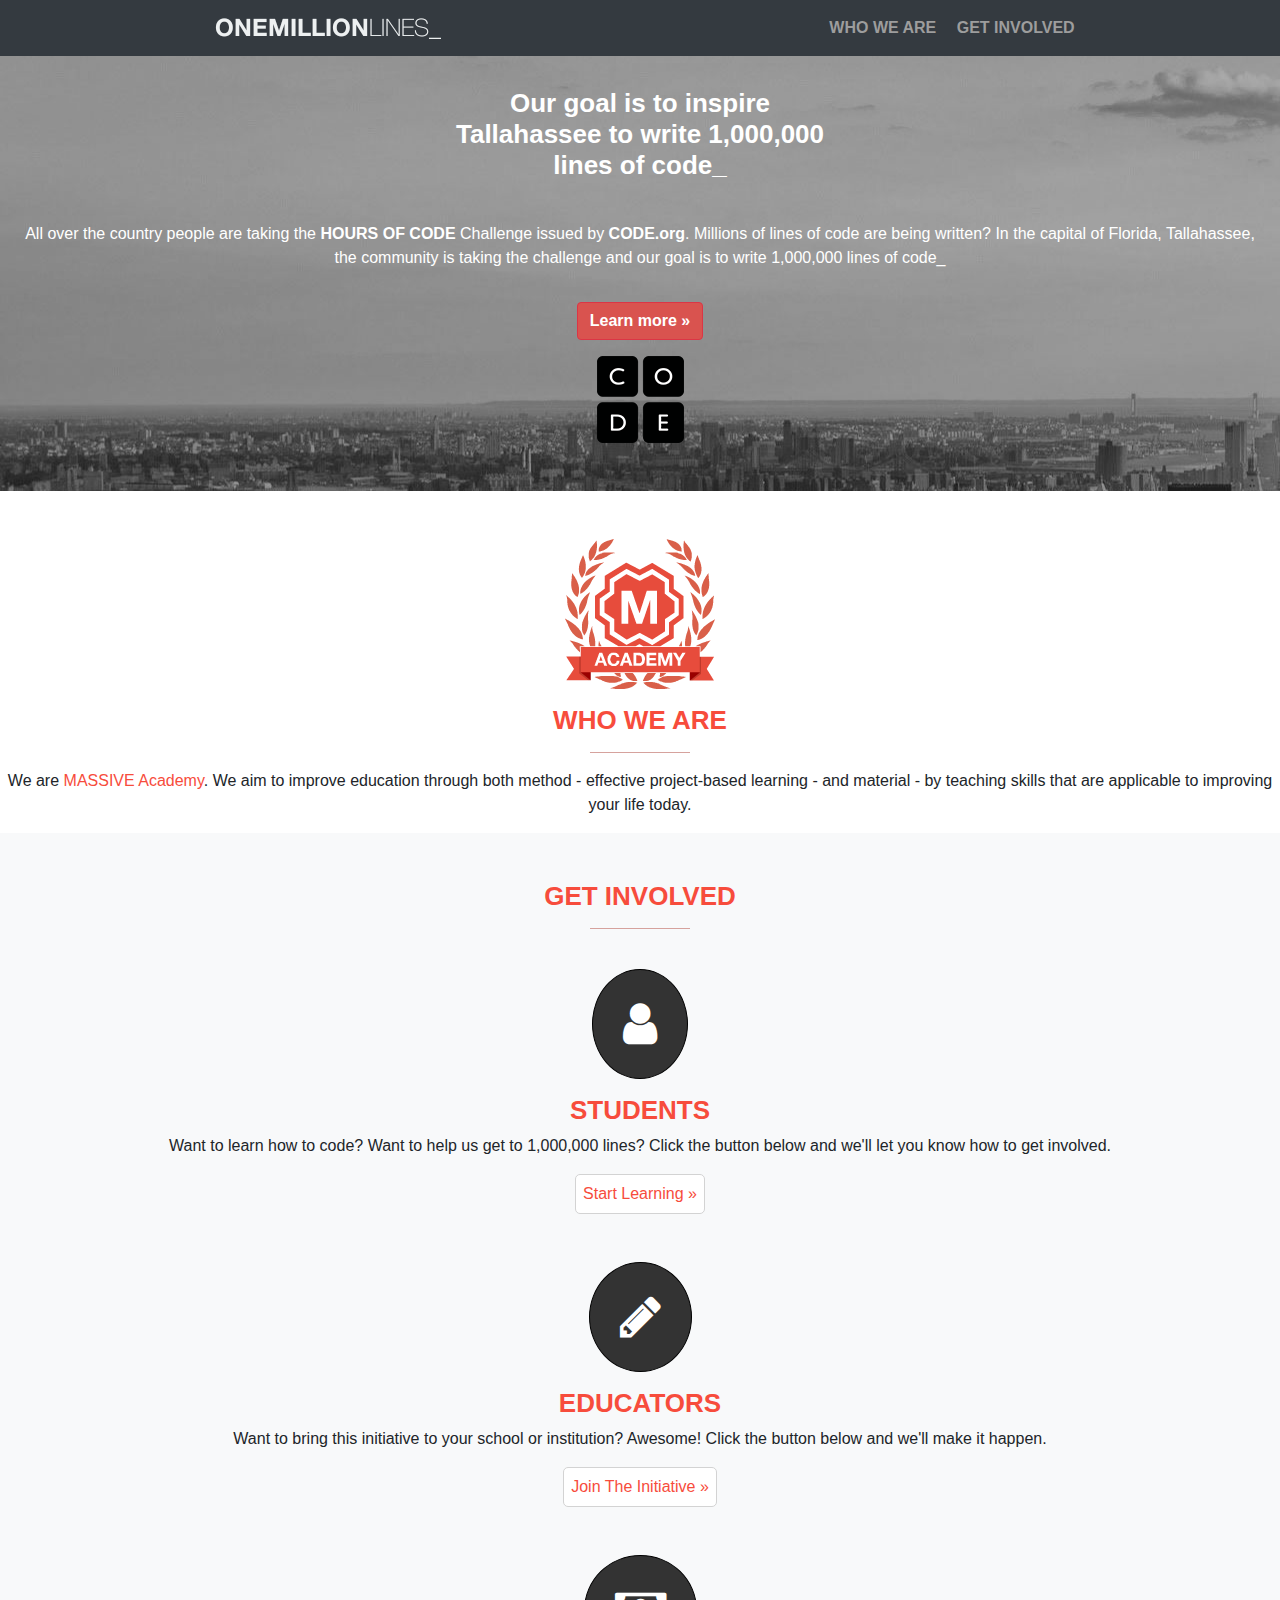
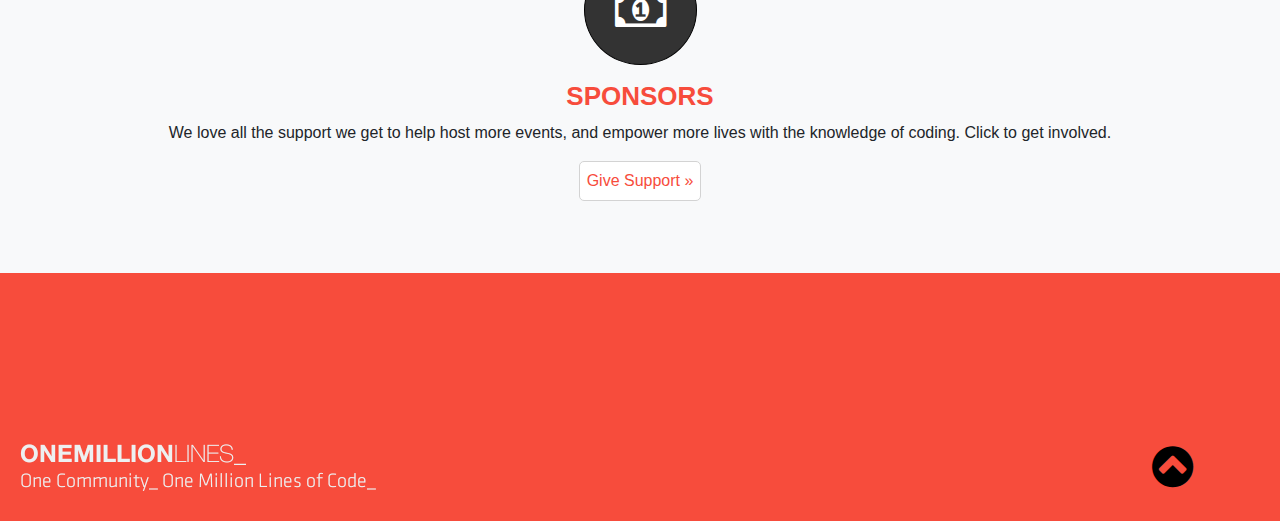
<file: projects/oneMillionLine/index.html>
<!DOCTYPE html>
<html lang="zxx">
<head>
    <meta charset="UTF-8">
    <meta name="viewport" content="width=device-width, initial-scale=1.0">
    <title>oneMillionLine</title>
    <link rel="stylesheet" href="https://stackpath.bootstrapcdn.com/bootstrap/4.5.2/css/bootstrap.min.css">
    <link rel="stylesheet" href="style.css">
    <link rel="stylesheet" href="https://cdnjs.cloudflare.com/ajax/libs/font-awesome/4.7.0/css/font-awesome.min.css">
</head>
<body>
    <header class="container-fluid text-md-center" id="topNav">
        <div class="row p-3 bg-dark">
            <div class="col-11 col-md-6">
                <img src="images/top-logo.png" alt="logo">
            </div>
            <nav class="col-1 dropdown col-md-6">
                <i class="fa fa-bars fa-lg text-white burger d-md-none"></i>
                <div class="trueBurger d-md-block">
                    <a href="#">WHO WE ARE</a>
                    <a href="#" class="pl-3">GET INVOLVED</a>
                </div>
            </nav>
        </div>
    </header>
    <main class="text-center">
        <!-- Accueil -->
        <section class="welcome text-white ">
            <div class="pt-3 pb-5">
                <h1 class="pb-3 pt-3">
                    Our goal is to inspire<br>Tallahassee to write 1,000,000<br>lines of code_
                </h1>
                <p class="p-3">
                    All over the country people are taking the <span class="font-weight-bold">HOURS OF CODE</span> Challenge issued by <span class="font-weight-bold">CODE.org</span>. Millions of lines of code are being written? In the capital of Florida, Tallahassee, the community is taking the challenge and our goal is to write 1,000,000 lines of code_
                </p>
                <div class="pb-3">
                    <a href="#" class="text-white font-weight-bold btn btn-danger btnColor">Learn more &#187;</a>
                </div>
                <div>
                    <img src="images/code.png" alt="code">
                </div>
            </div>
        </section>
        <!-- Who we are -->
        <div class="pt-5">
            <img src="images/academy-brand-med.png" alt="academy">
            <div>
                <h2 class="titleWeight pt-3">WHO WE ARE</h2>
                <hr class="hrStyle">
            </div>
            <p>We are <span class="spanColor">MASSIVE Academy</span>. We aim to improve education through both method - effective project-based learning - and material - by teaching skills that are applicable to improving your life today.</p>
        </div>
        <!-- Get involved -->
        <div class="pt-5 pb-4 bg-light">
            <div class="pb-4">
                <h2 class="titleWeight">GET INVOLVED</h2>
                <hr class="hrStyle">
            </div>
            <div class="pb-5">
                <i class="fa fa-user fa-3x faIcons" aria-hidden="true"></i>
                <h3 class="titleWeight pt-3">STUDENTS</h3>
                <p>Want to learn how to code? Want to help us get to 1,000,000 lines? Click the button below and we'll let you know how to get involved.</p>
                <a href="#" class="spanColor btnLight">Start Learning &#187;</a>
            </div>
            <div class="pb-5">
                <i class="fa fa-pencil fa-3x faIcons" aria-hidden="true"></i>
                <h3 class="titleWeight pt-3">EDUCATORS</h3>
                <p>Want to bring this initiative to your school or institution? Awesome! Click the button below and we'll make it happen.</p>
                <a href="#" class="spanColor btnLight">Join The Initiative &#187;</a>
            </div>
            <div class="pb-5">
                <i class="fa fa-money fa-3x faIcons" aria-hidden="true"></i>
                <h3 class="titleWeight pt-3">SPONSORS</h3>
                <p>We love all the support we get to help host more events, and empower more lives with the knowledge of coding. Click to get involved.</p>
                <a href="#" class="spanColor btnLight">Give Support &#187;</a>
            </div>
        </div>
    </main>
    <footer class="h-5">
        <a href="#topNav">
            <i class="fa fa-chevron-circle-up footerFleche fa-3x" aria-hidden="true"></i>
        </a>
    </footer>
</body>
</html>
</file>
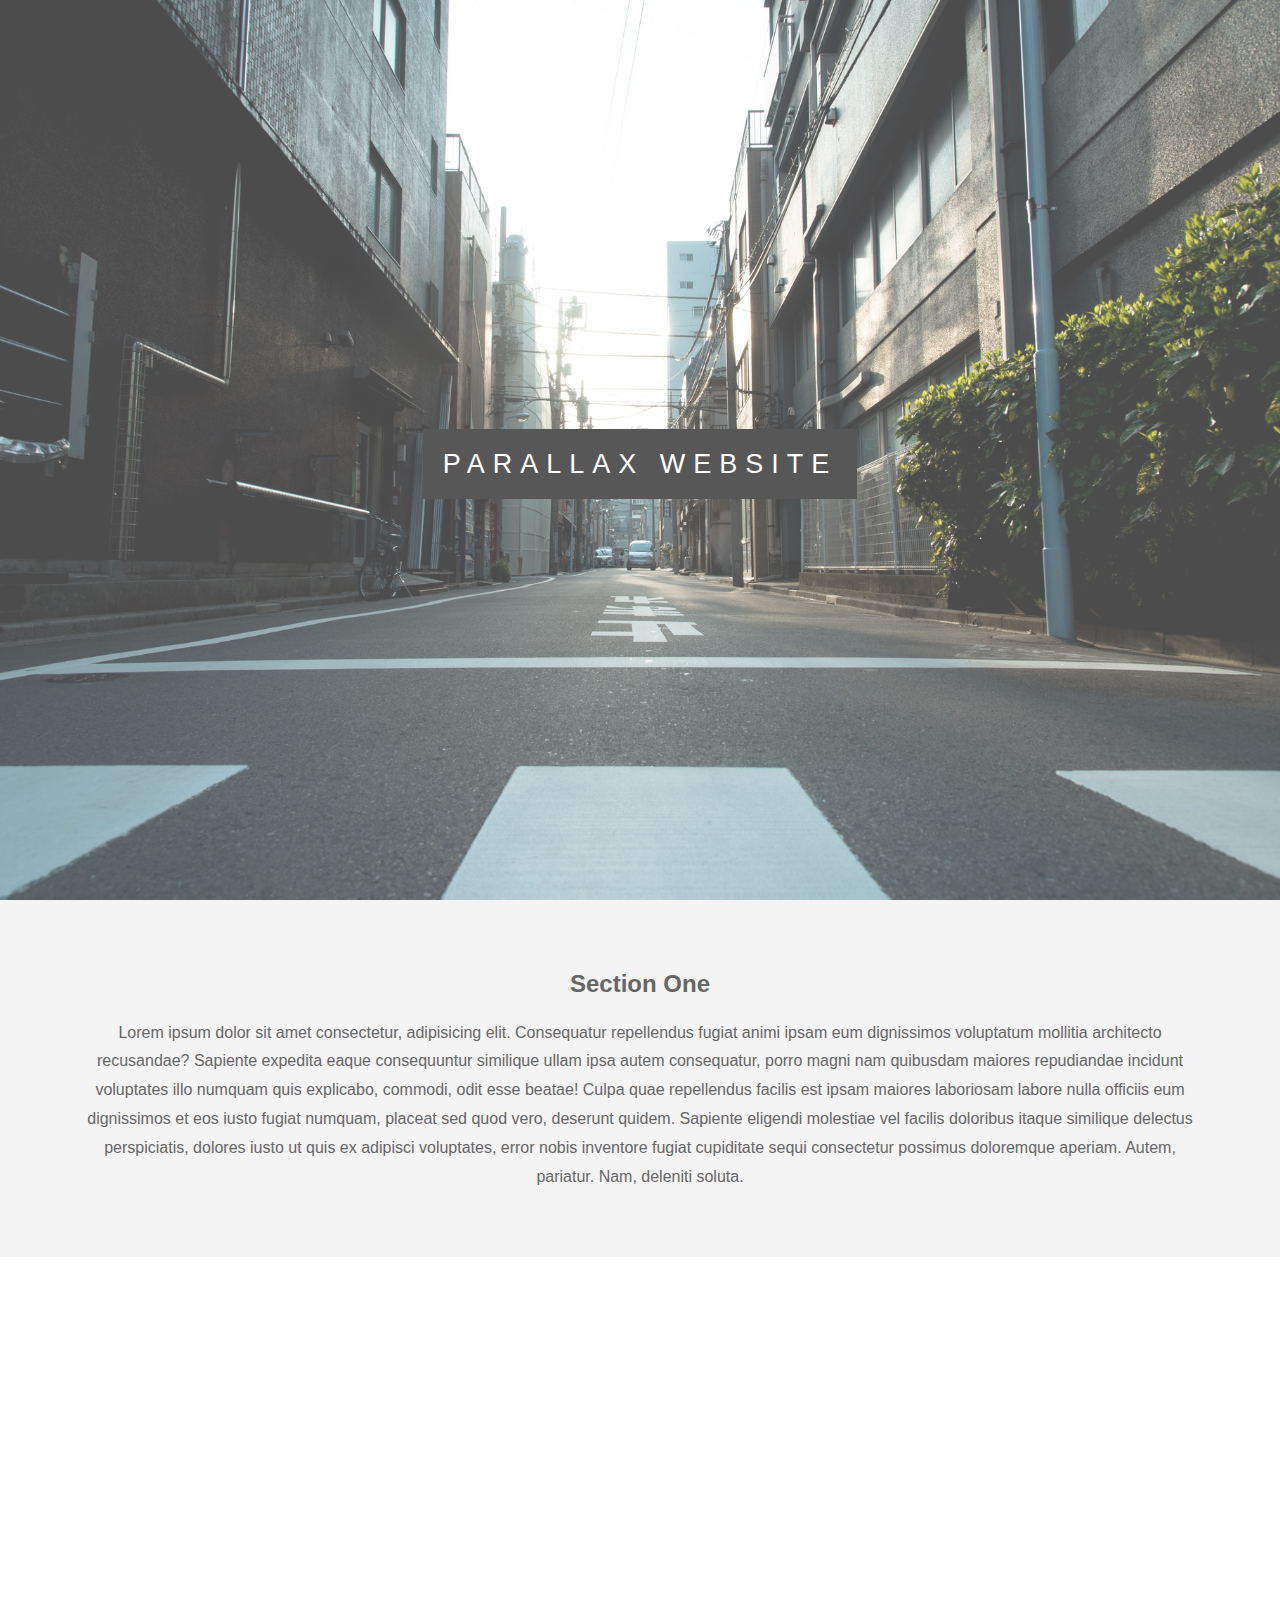
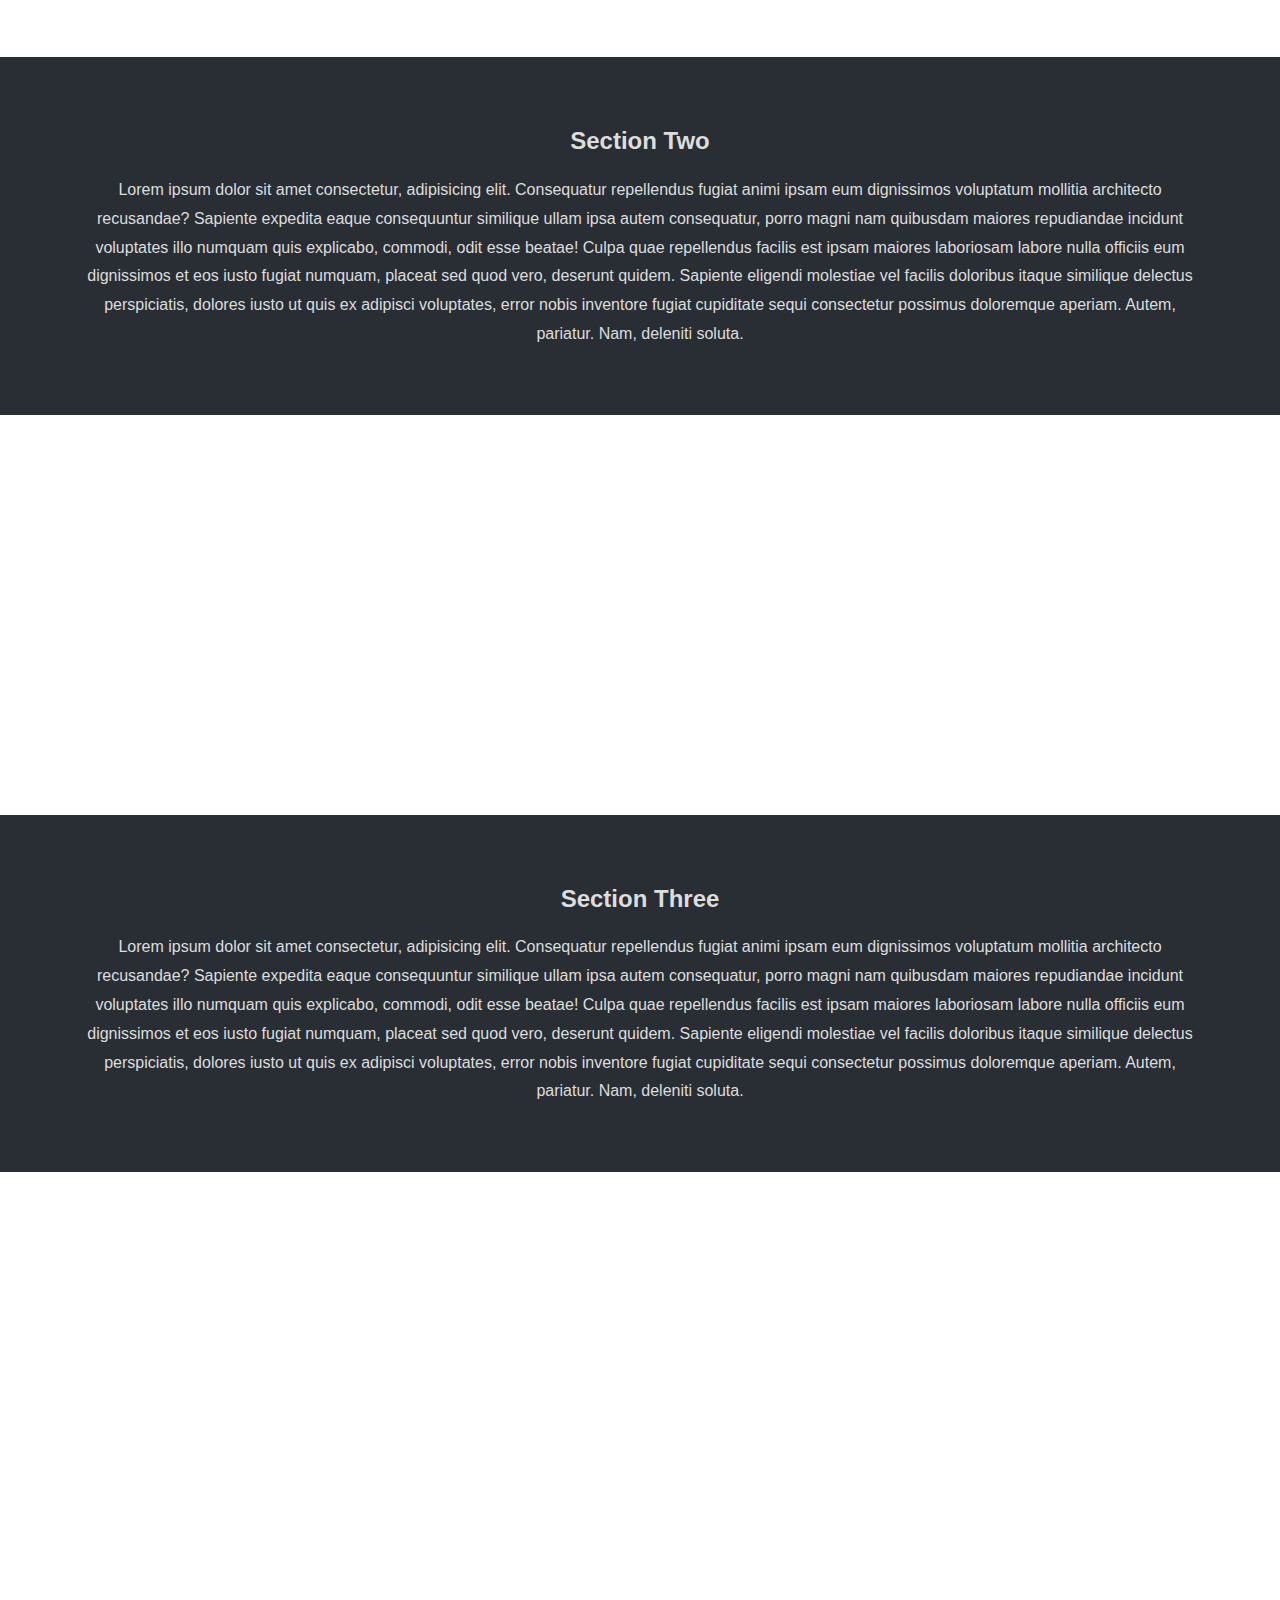
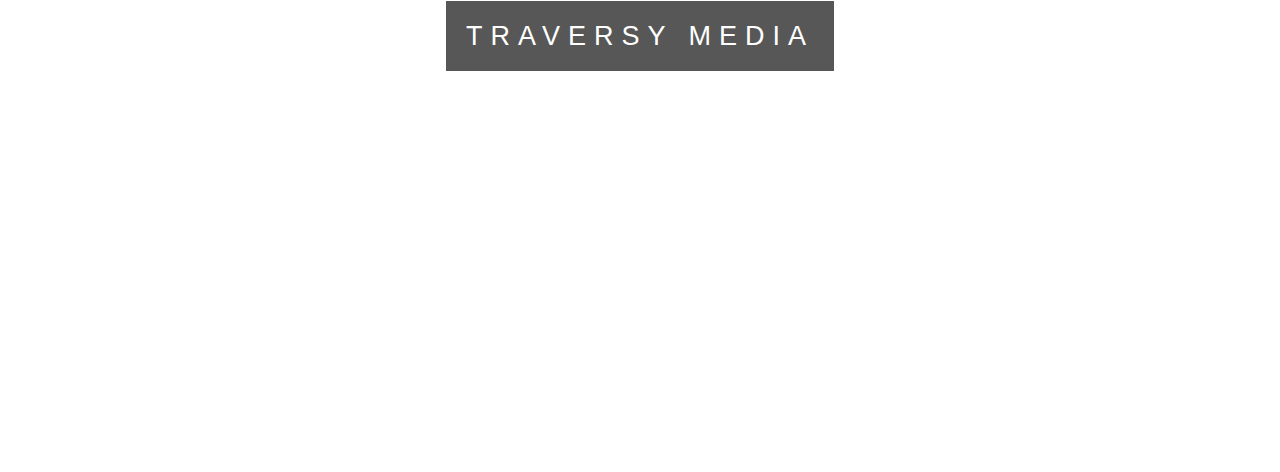
<file: projects/parallax/index.html>
<!DOCTYPE html>
<html lang="en">
<head>
    <meta charset="UTF-8">
    <meta name="viewport" content="width=device-width, initial-scale=1.0">
    <title>Parallax</title>
    <link rel="stylesheet" href="style.css">
</head>
<body>
    <div class="pimg1">
        <div class="ptext">
            <span class="border">
                Parallax Website
            </span>
        </div>
    </div>

    <section class="section section-light">
        <h2>Section One</h2>
        <p>
            Lorem ipsum dolor sit amet consectetur, adipisicing elit. Consequatur repellendus fugiat animi ipsam eum dignissimos voluptatum mollitia architecto recusandae? Sapiente expedita eaque consequuntur similique ullam ipsa autem consequatur, porro magni nam quibusdam maiores repudiandae incidunt voluptates illo numquam quis explicabo, commodi, odit esse beatae! Culpa quae repellendus facilis est ipsam maiores laboriosam labore nulla officiis eum dignissimos et eos iusto fugiat numquam, placeat sed quod vero, deserunt quidem. Sapiente eligendi molestiae vel facilis doloribus itaque similique delectus perspiciatis, dolores iusto ut quis ex adipisci voluptates, error nobis inventore fugiat cupiditate sequi consectetur possimus doloremque aperiam. Autem, pariatur. Nam, deleniti soluta.
        </p>
    </section>

    <div class="pimg2">
        <div class="ptext">
            <span class="border trans">
                Image Two Text
            </span>
        </div>
    </div>

    <section class="section section-dark">
        <h2>Section Two</h2>
        <p>
            Lorem ipsum dolor sit amet consectetur, adipisicing elit. Consequatur repellendus fugiat animi ipsam eum dignissimos voluptatum mollitia architecto recusandae? Sapiente expedita eaque consequuntur similique ullam ipsa autem consequatur, porro magni nam quibusdam maiores repudiandae incidunt voluptates illo numquam quis explicabo, commodi, odit esse beatae! Culpa quae repellendus facilis est ipsam maiores laboriosam labore nulla officiis eum dignissimos et eos iusto fugiat numquam, placeat sed quod vero, deserunt quidem. Sapiente eligendi molestiae vel facilis doloribus itaque similique delectus perspiciatis, dolores iusto ut quis ex adipisci voluptates, error nobis inventore fugiat cupiditate sequi consectetur possimus doloremque aperiam. Autem, pariatur. Nam, deleniti soluta.
        </p>
    </section>

    <div class="pimg3">
        <div class="ptext">
            <span class="border trans">
                Image Three Text
            </span>
        </div>
    </div>

    <section class="section section-dark">
        <h2>Section Three</h2>
        <p>
            Lorem ipsum dolor sit amet consectetur, adipisicing elit. Consequatur repellendus fugiat animi ipsam eum dignissimos voluptatum mollitia architecto recusandae? Sapiente expedita eaque consequuntur similique ullam ipsa autem consequatur, porro magni nam quibusdam maiores repudiandae incidunt voluptates illo numquam quis explicabo, commodi, odit esse beatae! Culpa quae repellendus facilis est ipsam maiores laboriosam labore nulla officiis eum dignissimos et eos iusto fugiat numquam, placeat sed quod vero, deserunt quidem. Sapiente eligendi molestiae vel facilis doloribus itaque similique delectus perspiciatis, dolores iusto ut quis ex adipisci voluptates, error nobis inventore fugiat cupiditate sequi consectetur possimus doloremque aperiam. Autem, pariatur. Nam, deleniti soluta.
        </p>
    </section>

    <div class="pimg1">
        <div class="ptext">
            <span class="border">
                Traversy Media
            </span>
        </div>
    </div>

</body>
</html>
</file>
<file: style.css>
@font-face {
  font-family: "glacialRegular";
  src: url("cv/fonts/glacial/GlacialIndifference-Regular.otf") format("opentype");
}
@font-face {
  font-family: "glacialBold";
  src: url("cv/fonts/glacial/GlacialIndifference-Bold.otf") format("opentype");
}
@font-face {
  font-family: "glacialItalic";
  src: url("cv/fonts/glacial/GlacialIndifference-Italic.otf") format("opentype");
}

body {
  color: #485070;
  font-family: 'glacialRegular';
}

h1 {
  font-family: 'glacialBold';
  font-size: 32px;
}

/* h2 {
  font-family: 'Open Sans', sans-serif;
  font-size: 24px;
} */

h2 {
  font-family: 'glacialBold';
  font-size: 26px;
}

/* h3 {
  font-family: 'glacialBold';
  font-size: 18px;
} */

h3 {
  font-family: 'glacialBold';
  font-size: 18px;
}

.devTitle {
  font-family: 'glacialRegular';
}

p {
  font-family: 'glacialRegular';
  font-size: 14px;
}

li {
  font-family: 'glacialRegular';
  font-size: 14px;
}

.lieu {
  margin-top: -5.24px;
}

.devIcons {
  font-size: 40px;
  margin-bottom: 30px;
}

.devIconsEnd {
  font-size: 40px;
}

a {
  color: #485070;
  text-decoration: none;
  font-family: 'glacialRegular';
  font-size: 13px;
  transition: color 0.5s;
}

a:hover {
  color: lightsteelblue;
}

.hexagon {
  width: 10%;
  transition: width 0.5s ease-in-out;
}

.hexagon:hover {
  cursor: pointer;
  width: 12%;
}

.bar {
  height: 17px;
  width: 440px;
  background-color: #485070;
  
}

.decorated{
  overflow: hidden;
  text-align: center;
}

.decorated > span{
  position: relative;
  display: inline-block;
}

.decorated > span:before, .decorated > span:after{
  content: '';
  position: absolute;
  top: 50%;
  border-bottom: 3px solid;
  width: 591px; 
  margin: 0 20px;
}

.decorated > span:before {
  right: 100%;
}

.decorated > span:after {
  left: 100%;
}

/* aggrandir les titres 
  grossir les traits, les mettre en couleur
  mettre en italique genre COLOMBBUS 75010, PARIS - 2020/2021, les mettre en couleur
  

Déterminé et perséverant, je souhaite participer au développement de votre entreprise. Je suis quelqu'un de calme, rigoureux et bienveillant !
en plus gros 

HARD SKILLS , en gros et GRAS sans tirets 
*/
</file>
<file: cv/style.css>
@font-face {
  font-family: "glacialRegular";
  src: url("fonts/glacial/GlacialIndifference-Regular.otf") format("opentype");
}
@font-face {
  font-family: "glacialBold";
  src: url("fonts/glacial/GlacialIndifference-Bold.otf") format("opentype");
}
@font-face {
  font-family: "glacialItalic";
  src: url("fonts/glacial/GlacialIndifference-Italic.otf") format("opentype");
}

body {
  color: #485070;
  font-family: 'glacialRegular';
  border: 6px solid #485070;
}

h1 {
  font-family: 'glacialBold';
  font-size: 32px;
}

/* h2 {
  font-family: 'Open Sans', sans-serif;
  font-size: 24px;
} */

h2 {
  font-family: 'glacialBold';
  font-size: 26px;
}

/* h3 {
  font-family: 'glacialBold';
  font-size: 18px;
} */

h3 {
  font-family: 'glacialBold';
  font-size: 18px;
}

p {
  font-family: 'glacialRegular';
  font-size: 14px;
}

li {
  font-family: 'glacialRegular';
  font-size: 14px;
}

.lieu {
  margin-top: -5.24px;
}

.devTitle {
  font-family: 'glacialRegular';
}

.devIcons {
  font-size: 40px;
  margin-bottom: 30px;
}

.devIconsEnd {
  font-size: 40px;
}

a {
  color: #485070;
  text-decoration: none;
  font-family: 'glacialRegular';
  font-size: 13px;
  transition: color 0.5s;
}

a:hover {
  color: lightsteelblue;
}

.hexagon {
  width: 10%;
  transition: width 0.5s ease-in-out;
}

.hexagon:hover {
  cursor: pointer;
  width: 12%;
}

.bar {
  height: 17px;
  width: 440px;
  background-color: #485070;
  
}

.decorated{
  overflow: hidden;
  text-align: center;
}

.decorated > span{
  position: relative;
  display: inline-block;
}

.decorated > span:before, .decorated > span:after{
  content: '';
  position: absolute;
  top: 50%;
  border-bottom: 3px solid;
  width: 591px; 
  margin: 0 20px;
}

.decorated > span:before {
  right: 100%;
}

.decorated > span:after {
  left: 100%;
}

/* aggrandir les titres 
  grossir les traits, les mettre en couleur
  mettre en italique genre COLOMBBUS 75010, PARIS - 2020/2021, les mettre en couleur
  

Déterminé et perséverant, je souhaite participer au développement de votre entreprise. Je suis quelqu'un de calme, rigoureux et bienveillant !
en plus gros 

HARD SKILLS , en gros et GRAS sans tirets 
*/
</file>
<file: projects/desert/style.css>
/* general */

@font-face {
    font-family: 'dk';
    src: url('fonts/dk_hobgoblin.otf');
}

nav a {
    text-transform: uppercase;
    height: 40px;
}

nav a:hover {
    text-decoration: none;
}

img {
    max-width: 100%;
}

.bg-secondary-style {
    background-color: #e2e2e2;
}

.logo-font {
    color: #a55122;
    font-weight: bolder;
    font-size: 25px;
}

h2, h3 {
    font-weight: 600;
    font-size: 25px;
}

.h1-font {
    font-family: dk;
    letter-spacing: 3px;
}

/* Bureau */

@media  (min-width: 992px) {
    header > nav {
        width: 50%;
    }
    header > nav > a {
        background-color: initial!important;
    }
    main > div > div > img {
        width: 100%;
    }
}

/* background-color: initial; */
</file>
<file: projects/fylo2col/style.css>
/* ### Headings, Call-to-actions, Header Navigation [Raleway]*/
/* 400 */
@import url('https://fonts.googleapis.com/css2?family=Raleway&display=swap');
/* 700 */
@import url('https://fonts.googleapis.com/css2?family=Raleway:wght@700&display=swap');
/* ### Body 400 [Open Sans] */
@import url('https://fonts.googleapis.com/css2?family=Open+Sans&display=swap');


body {
    font-family: 'Open Sans', sans-serif;
    /* color: #333; */
}

footer {
    background-color: #07043b;
}

img {
    max-width: 100%;
}

.max-h-50 {
    max-height: 50px;
}

.newsletter {
    background-color: #575989;
}

.footer-logo {
    filter: invert(50%) brightness(180%) contrast(180%) ;
}


.footer-round-logo {
    border: 1px solid white;
    border-radius: 50%;
    padding: 8px;
    height: 31px;
}
/* ## Layout

- Mobile: 375px
- Desktop: 1440px

## Colors

### Primary

- Very Dark Blue: hsl(243, 87%, 12%)
- Desaturated Blue: hsl(238, 22%, 44%)

### Accent

- Bright Blue: hsl(224, 93%, 58%)
- Moderate Cyan: hsl(170, 45%, 43%)

### Neutral

- Light Grayish Blue: hsl(240, 75%, 98%)
- Light Gray: hsl(0, 0%, 75%)

## Typography

### Headings, Call-to-actions, Header Navigation

- Family: [Raleway](https://fonts.google.com/specimen/Raleway)
- Weights: 400, 700 */
</file>
<file: projects/minimo/style/framework.css>
/* Flex & grid */
.d_flex {
    display: flex;
}

.d_grid {
    display: grid;
}

.d_none {
    display: none;
}
/* direction */
.flex_row {
    flex-direction: row;
}

.flex_column {
    flex-direction: column;
}
/* espacement */
.content_around {
    justify-content: space-around;
}

.content_between {
    justify-content: space-between;
}

.content_center {
    justify-content: center;
}
/* alignement */
.item_center {
    align-items: center;
}
/* marges */
.margin_auto {
    margin: auto;
}

.center_wrap {
    margin: auto;
}

.margin_5em {
    margin: 5em;
}

.margin_top_10em {
    margin-top: 10em;
}

.margin_top_5em {
    margin-top: 5em;
}

.margin_top_25em {
    margin-top: 2.5em;
}

.margin_top_2em {
    margin-top: 2em;
}

.margin_bot_10em {
    margin-bottom: 10em;
}

.margin_bot_5em {
    margin-bottom: 5em;
}

.margin_bot_2em {
    margin-bottom: 2em;
}
/* Taille box */
.width_100 {
    width: 100%;
}

.border {
    border: 1px solid black;
}
/* Relation position */
.position_relative {
    position: relative;
}

.position_absolute {
    position: absolute;
}

/* Font style */
.text_decoration_n {
    text-decoration: none;
}

.font_weight {
    font-weight: normal;
}

.toUppercase {
    text-transform: uppercase;
}
</file>
<file: projects/minimo/style/style.css>
/* general */

@font-face {
    font-family: "roboto";
    src: url("../fonts/Roboto-Regular.ttf");
}

@font-face {
    font-family: "pro";
    src: url("../fonts/SourceCodePro-Regular.ttf");
}

img {
    transform: scaleX(-1);
}

h3 {
    text-transform: uppercase;
    color: #b7b7b6;
    font-weight: normal;
    font-size: 15px;
}

h2 {
    color: #626262;
    font-weight: normal;
    font-size: 30px;
}

p {
    color: #606060;
}

body {
    font-family: pro serif;
    width: 1065px;
    margin: auto;
    font-weight: normal
}

main, footer {
    width: 900px;
    margin: auto;
}

.grid_template_columns {
    grid-template-columns: 45% 55%;
}

header a {
    text-decoration: none;
    color: #5d5d5d;
    letter-spacing: -2px;
    font-weight: normal;
    font-size: 17px;
}

/* header */

header > h1 {
    font-family: pro;
    font-weight: lighter;
    letter-spacing: 2px;
}

header > nav {
    grid-column-start: 2;
    display: flex;
    justify-content: space-between;
}

header {
    align-items: center;
}

/* Article */

.grid_2x2 {
    grid-template-columns: 50% 50%;
    grid-template-rows: 50% 50%;
}

article > img {
    /* display: block; */
    width: 100%;
}

main > div > article {
    margin-right: 25px;
}

/* footer */

.border_button {
    border: 1px solid black;
    width: 150px;
    height: 50px;
    color: #606060;
}

footer > div > a, p {
    padding-right: 15px;
}
</file>
<file: projects/oneMillionLine/style.css>
@font-face {
    font-family: "halflings";
    src: url("fonts/glyphicons-halflings-regular.eot") format("eot"),
         url("fonts/glyphicons-halflings-regular.svg") format("svg"),
         url("fonts/glyphicons-halflings-regular.ttf") format("ttf"),
         url("fonts/glyphicons-halflings-regular.woff") format("woff"),
         url("fonts/glyphicons-halflings-regular.woff2") format("woff2");
}

body {
    padding: 0;
    margin: 0;
    /* font-family: "halflings"; */
}

a:hover {
    text-decoration: none;
    color: initial;
}

.welcome {
    background: url('images/hero-image.jpg');
    background-position-y: 1450px;
}

.burger {
    border: 1px solid #ffffff28;
    padding: 6px;
}

.trueBurger {
    display: none;
}

.trueBurger > a {
    color: #9d9d9d;
    font-weight: bold;
}

/* .trueBurger > a:nth-child(2) {
    padding-left: 30px;
} */

footer {
    background: url("images/one-million-bottom-brand.png") left 20px bottom 30px no-repeat;
    background-color: #f74c3c;
    padding-bottom: 200px;
}

main h2, h3, .spanColor {
    color: #f74c3c;
}

main h1, .titleWeight {
    font-size: 26px;
    font-weight: 600;
}

.btnColor {
    background-color: #d9534f
}

.btnLight {
    display: inline-block;
    border: 1px solid grey;
    border: 1px solid lightgray;
    padding: 7px;
    border-radius: 5px;
    background: white;
}

.faIcons {
    border: 1px solid black;
    border-radius: 50%;
    padding: 30px;
    background-color: #333;
    color: #fff;
    font-size: 25px;
}

.hrStyle {
    width: 100px;
    background-color: #efb5af;
}

.footerFleche {
    color: white;
    position: relative;
    left: 90%;
    top: 170px;
    color: black;
}
</file>
<file: projects/parallax/style.css>
body, html {
    height: 100%;
    margin: 0;
    font-size: 16px;
    font-family: "Lato", sans-serif;
    font-weight: 400;
    line-height: 1.8em;
    color: #666;
}

.pimg1, .pimg2, .pimg3 {
    position: relative;
    opacity: 0.70;
    background-position: center;
    background-size: cover;
    background-repeat: no-repeat;
    background-attachment: fixed;
}

.pimg1 {
    background-image: url("img/1.jpg");
    min-height: 100%;
}

.pimg2 {
    background-image: url("img/2.jpg");
    min-height: 400px;
}

.pimg3 {
    background-image: url("img/3.jpg");
    min-height: 400px;
}

.section {
    text-align: center;
    padding: 50px 80px;
}

.section-light {
    background-color: #f4f4f4 ;
    color: #666;
}

.section-dark {
    background-color: #282e34 ;
    color: #ddd;
}

.ptext {
    position: absolute;
    top: 50%;
    width: 100%;
    text-align: center;
    color: #000;
    font-size: 27px;
    letter-spacing: 8px;
    text-transform: uppercase;
}

.ptext .border {
    background-color: #111;
    color: #fff;
    padding: 20px;
}

.ptext .border.trans {
    background-color: transparent;
}

@media(max-width: 568px) {
    .pimg1, .pimg2, .pimg3 {
        background-attachment: scroll;
    }
}
</file>
